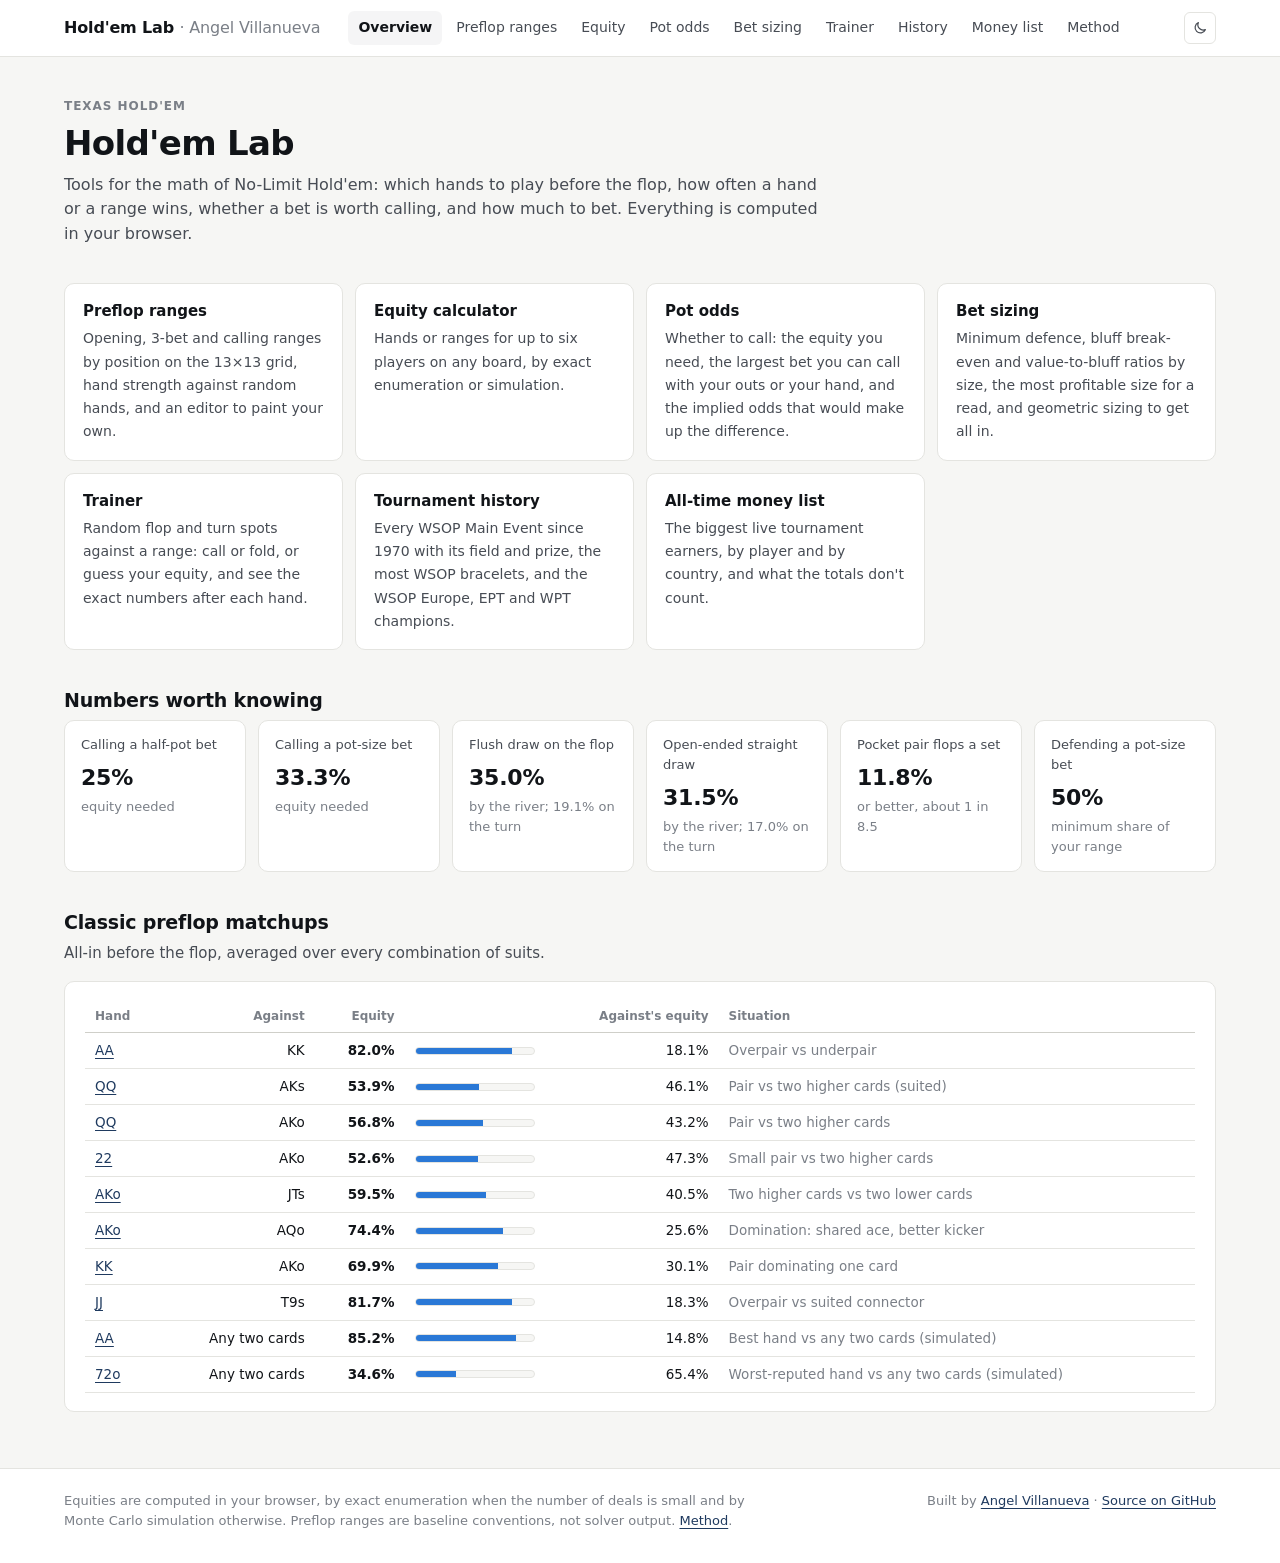
<file: index.html>
<!doctype html>
<html lang="en" data-root=".">
<head>
  <meta charset="utf-8">
  <meta name="viewport" content="width=device-width, initial-scale=1">
  <title>Hold'em Lab</title>
  <meta name="description" content="Texas Hold'em tools: preflop ranges, an equity calculator for hands and ranges, a pot odds calculator and bet sizing, all computed in the browser.">
  <link rel="icon" href="data:image/svg+xml,%3Csvg xmlns='http://www.w3.org/2000/svg' viewBox='0 0 64 64'%3E%3Crect width='64' height='64' rx='12' fill='%231f3a5f'/%3E%3Cpath d='M32 14c-6 9-16 14-16 23a8 8 0 0 0 14 5l-3 8h10l-3-8a8 8 0 0 0 14-5c0-9-10-14-16-23Z' fill='white'/%3E%3C/svg%3E">
  <link rel="stylesheet" href="assets/theme.css">
</head>
<body>
  <main>
    <div class="wrap">
      <header class="page-head">
        <p class="eyebrow">Texas Hold'em</p>
        <h1>Hold'em Lab</h1>
        <p class="lede">Tools for the math of No-Limit Hold'em: which hands to play before the flop, how often a hand or a range wins, whether a bet is worth calling, and how much to bet. Everything is computed in your browser.</p>
      </header>

      <section class="block">
        <div class="links-grid">
          <a class="link-card" href="ranges/"><strong>Preflop ranges</strong><span>Opening, 3-bet and calling ranges by position on the 13×13 grid, hand strength against random hands, and an editor to paint your own.</span></a>
          <a class="link-card" href="equity/"><strong>Equity calculator</strong><span>Hands or ranges for up to six players on any board, by exact enumeration or simulation.</span></a>
          <a class="link-card" href="pot-odds/"><strong>Pot odds</strong><span>Whether to call: the equity you need, the largest bet you can call with your outs or your hand, and the implied odds that would make up the difference.</span></a>
          <a class="link-card" href="bet-sizing/"><strong>Bet sizing</strong><span>Minimum defence, bluff break-even and value-to-bluff ratios by size, the most profitable size for a read, and geometric sizing to get all in.</span></a>
          <a class="link-card" href="trainer/"><strong>Trainer</strong><span>Random flop and turn spots against a range: call or fold, or guess your equity, and see the exact numbers after each hand.</span></a>
          <a class="link-card" href="history/"><strong>Tournament history</strong><span>Every WSOP Main Event since 1970 with its field and prize, the most WSOP bracelets, and the WSOP Europe, EPT and WPT champions.</span></a>
          <a class="link-card" href="money-list/"><strong>All-time money list</strong><span>The biggest live tournament earners, by player and by country, and what the totals don't count.</span></a>
        </div>
      </section>

      <section class="block">
        <h2>Numbers worth knowing</h2>
        <div class="tiles">
          <div class="tile"><p class="label">Calling a half-pot bet</p><div class="value">25%</div><div class="delta"><span>equity needed</span></div></div>
          <div class="tile"><p class="label">Calling a pot-size bet</p><div class="value">33.3%</div><div class="delta"><span>equity needed</span></div></div>
          <div class="tile"><p class="label">Flush draw on the flop</p><div class="value">35.0%</div><div class="delta"><span>by the river; 19.1% on the turn</span></div></div>
          <div class="tile"><p class="label">Open-ended straight draw</p><div class="value">31.5%</div><div class="delta"><span>by the river; 17.0% on the turn</span></div></div>
          <div class="tile"><p class="label">Pocket pair flops a set</p><div class="value">11.8%</div><div class="delta"><span>or better, about 1 in 8.5</span></div></div>
          <div class="tile"><p class="label">Defending a pot-size bet</p><div class="value">50%</div><div class="delta"><span>minimum share of your range</span></div></div>
        </div>
      </section>

      <section class="block">
        <h2>Classic preflop matchups</h2>
        <p class="sub">All-in before the flop, averaged over every combination of suits.</p>
        <div class="card table-scroll"><table class="data" id="matchups"></table></div>
      </section>
    </div>
  </main>

  <script src="assets/engine.js"></script>
  <script src="assets/ui.js"></script>
  <script>
    UI.shell("home");
    fetch("data/matchups.json").then((r) => r.json()).then((rows) => {
      document.getElementById("matchups").innerHTML = `<thead><tr><th>Hand</th><th>Against</th><th>Equity</th><th></th><th>Against's equity</th><th style="text-align:left">Situation</th></tr></thead><tbody>` +
        rows.map((m) => `<tr>
          <td><a href="equity/?p1=${encodeURIComponent(m.a)}&p2=${encodeURIComponent(m.b)}">${UI.esc(m.a)}</a></td>
          <td>${m.b === "random" ? "Any two cards" : UI.esc(m.b)}</td>
          <td><strong>${UI.pct(m.equity[0])}</strong></td>
          <td style="width:140px"><div class="meter"><i style="width:${m.equity[0] * 100}%"></i></div></td>
          <td>${UI.pct(m.equity[1])}</td>
          <td style="text-align:left" class="muted">${UI.esc(m.note)}${m.exact ? "" : " (simulated)"}</td></tr>`).join("") + "</tbody>";
    });
  </script>
</body>
</html>
</file>
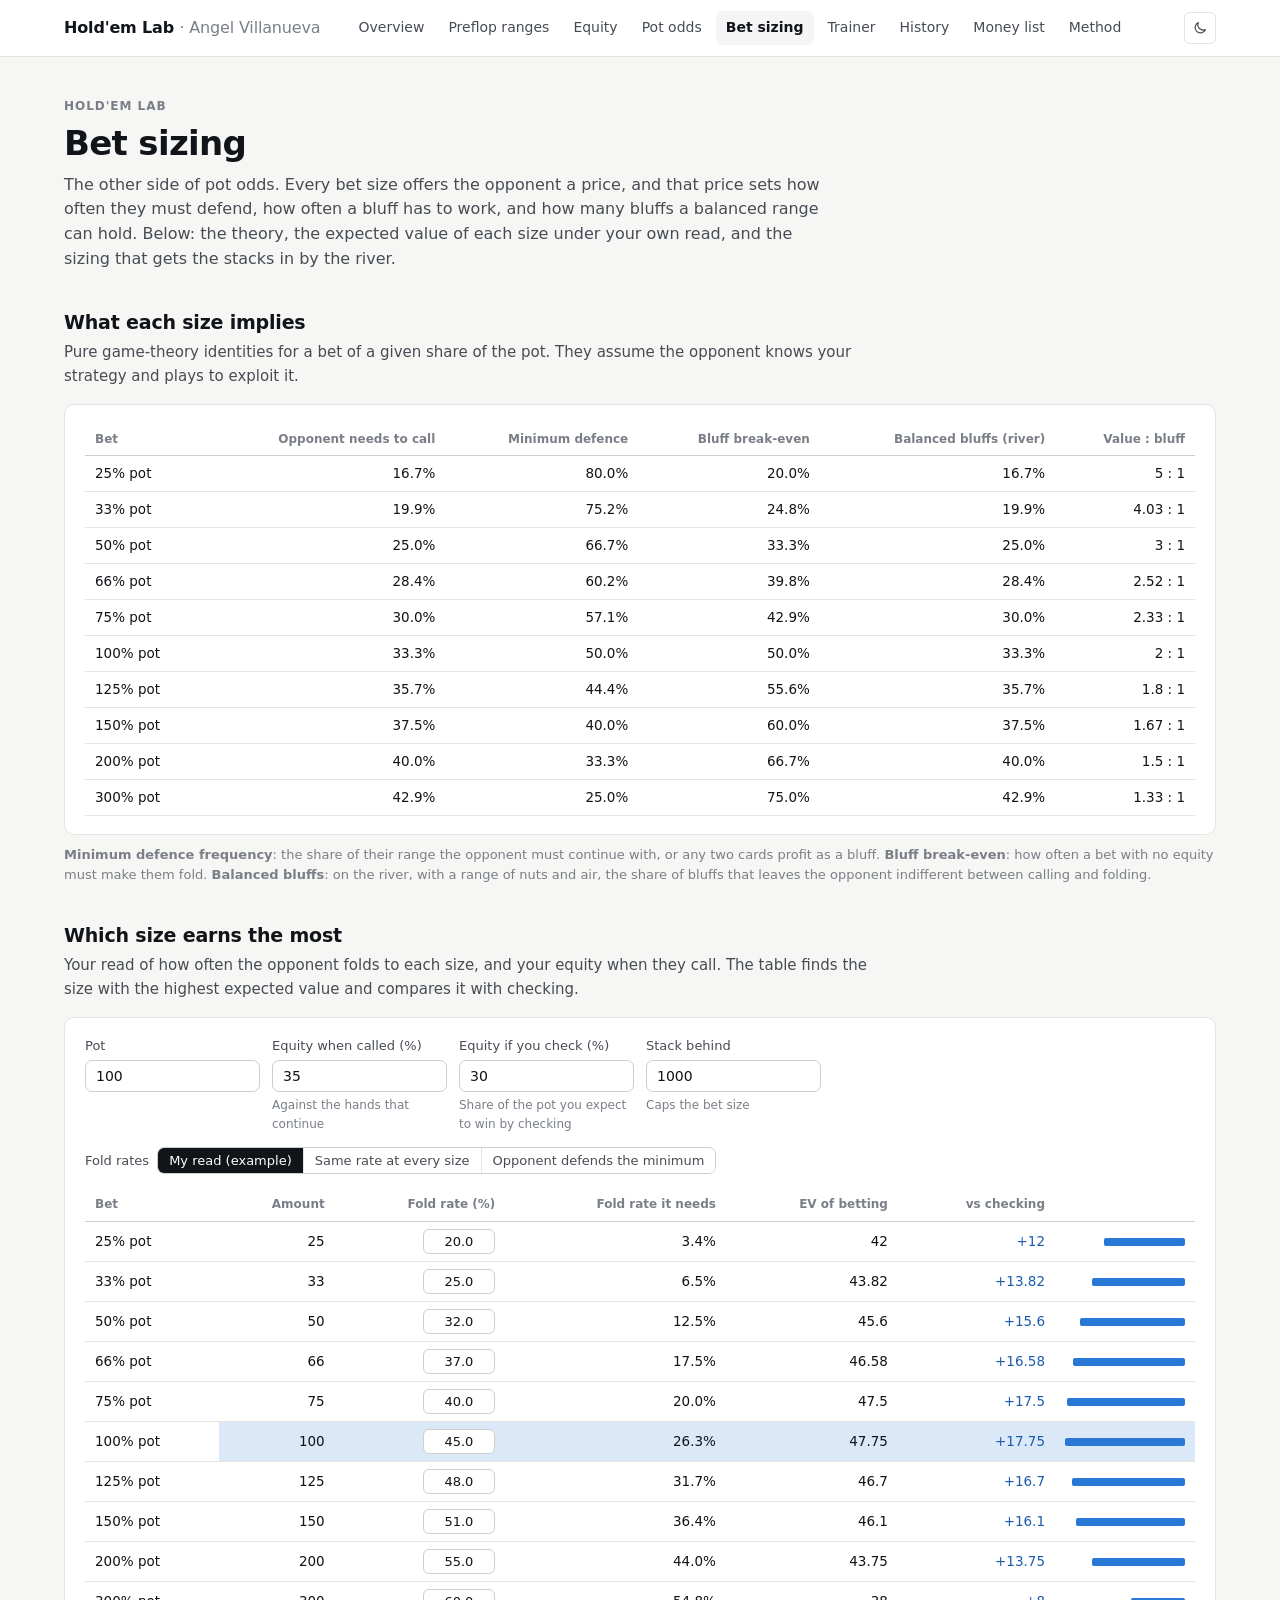
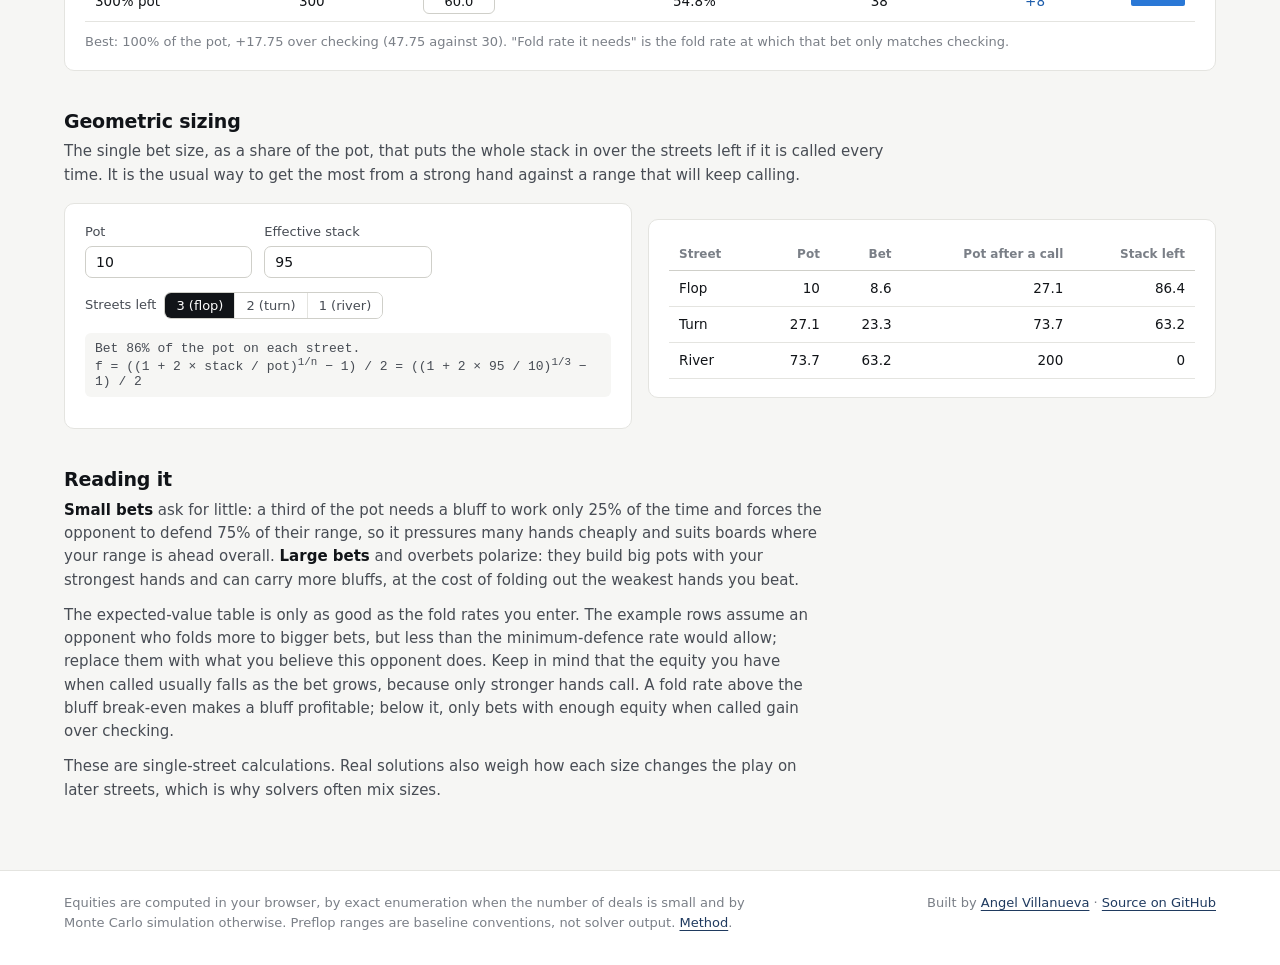
<file: bet-sizing/index.html>
<!doctype html>
<html lang="en" data-root="..">
<head>
  <meta charset="utf-8">
  <meta name="viewport" content="width=device-width, initial-scale=1">
  <title>Bet Sizing · Hold'em Lab</title>
  <meta name="description" content="Bet sizing for Texas Hold'em: minimum defence frequency, bluff break-even, value-to-bluff ratios, the expected value of each size and geometric sizing to get all in.">
  <link rel="icon" href="data:image/svg+xml,%3Csvg xmlns='http://www.w3.org/2000/svg' viewBox='0 0 64 64'%3E%3Crect width='64' height='64' rx='12' fill='%231f3a5f'/%3E%3Cpath d='M32 14c-6 9-16 14-16 23a8 8 0 0 0 14 5l-3 8h10l-3-8a8 8 0 0 0 14-5c0-9-10-14-16-23Z' fill='white'/%3E%3C/svg%3E">
  <link rel="stylesheet" href="../assets/theme.css">
  <style>
    table.data input[type="number"] { width: 72px; font: 500 13px var(--sans); padding: 4px 6px; border: 1px solid var(--line-2); border-radius: 6px; background: var(--surface); color: var(--ink); text-align: right; font-variant-numeric: tabular-nums; }
    tr.best td { background: var(--pos-1); }
    .bar-cell { width: 140px; }
    .bar-cell span { display: inline-block; height: 8px; border-radius: 2px; vertical-align: middle; }
  </style>
</head>
<body>
  <main>
    <div class="wrap">
      <header class="page-head">
        <p class="eyebrow">Hold'em Lab</p>
        <h1>Bet sizing</h1>
        <p class="lede">The other side of pot odds. Every bet size offers the opponent a price, and that price sets how often they must defend, how often a bluff has to work, and how many bluffs a balanced range can hold. Below: the theory, the expected value of each size under your own read, and the sizing that gets the stacks in by the river.</p>
      </header>

      <section class="block">
        <h2>What each size implies</h2>
        <p class="sub">Pure game-theory identities for a bet of a given share of the pot. They assume the opponent knows your strategy and plays to exploit it.</p>
        <div class="card table-scroll"><table class="data" id="theory"></table></div>
        <p class="note"><strong>Minimum defence frequency</strong>: the share of their range the opponent must continue with, or any two cards profit as a bluff. <strong>Bluff break-even</strong>: how often a bet with no equity must make them fold. <strong>Balanced bluffs</strong>: on the river, with a range of nuts and air, the share of bluffs that leaves the opponent indifferent between calling and folding.</p>
      </section>

      <section class="block">
        <h2>Which size earns the most</h2>
        <p class="sub">Your read of how often the opponent folds to each size, and your equity when they call. The table finds the size with the highest expected value and compares it with checking.</p>
        <div class="card">
          <div class="form-row">
            <label class="field">Pot<input type="number" id="pot" min="0" step="any" value="100"></label>
            <label class="field">Equity when called (%)<input type="number" id="eqc" min="0" max="100" step="any" value="35"><span class="hint">Against the hands that continue</span></label>
            <label class="field">Equity if you check (%)<input type="number" id="eqk" min="0" max="100" step="any" value="30"><span class="hint">Share of the pot you expect to win by checking</span></label>
            <label class="field">Stack behind<input type="number" id="stack" min="0" step="any" value="1000"><span class="hint">Caps the bet size</span></label>
          </div>
          <div class="controls" style="margin-top:14px">
            <span class="control">Fold rates <span id="fold-model"></span></span>
          </div>
          <div class="table-scroll"><table class="data" id="ev"></table></div>
          <p class="note" id="ev-note"></p>
        </div>
      </section>

      <section class="block">
        <h2>Geometric sizing</h2>
        <p class="sub">The single bet size, as a share of the pot, that puts the whole stack in over the streets left if it is called every time. It is the usual way to get the most from a strong hand against a range that will keep calling.</p>
        <div class="split">
          <div class="card">
            <div class="form-row">
              <label class="field">Pot<input type="number" id="g-pot" min="0" step="any" value="10"></label>
              <label class="field">Effective stack<input type="number" id="g-stack" min="0" step="any" value="95"></label>
            </div>
            <div class="controls" style="margin-top:14px"><span class="control">Streets left <span id="g-streets"></span></span></div>
            <p class="formula" id="g-formula" style="margin-top:12px"></p>
          </div>
          <div class="card table-scroll"><table class="data" id="geo"></table></div>
        </div>
      </section>

      <section class="block">
        <h2>Reading it</h2>
        <div class="prose">
          <p><strong>Small bets</strong> ask for little: a third of the pot needs a bluff to work only 25% of the time and forces the opponent to defend 75% of their range, so it pressures many hands cheaply and suits boards where your range is ahead overall. <strong>Large bets</strong> and overbets polarize: they build big pots with your strongest hands and can carry more bluffs, at the cost of folding out the weakest hands you beat.</p>
          <p>The expected-value table is only as good as the fold rates you enter. The example rows assume an opponent who folds more to bigger bets, but less than the minimum-defence rate would allow; replace them with what you believe this opponent does. Keep in mind that the equity you have when called usually falls as the bet grows, because only stronger hands call. A fold rate above the bluff break-even makes a bluff profitable; below it, only bets with enough equity when called gain over checking.</p>
          <p>These are single-street calculations. Real solutions also weigh how each size changes the play on later streets, which is why solvers often mix sizes.</p>
        </div>
      </section>
    </div>
  </main>

  <script src="../assets/odds.js"></script>
  <script src="../assets/engine.js"></script>
  <script src="../assets/ui.js"></script>
  <script src="../assets/pages/sizing.js"></script>
</body>
</html>
</file>
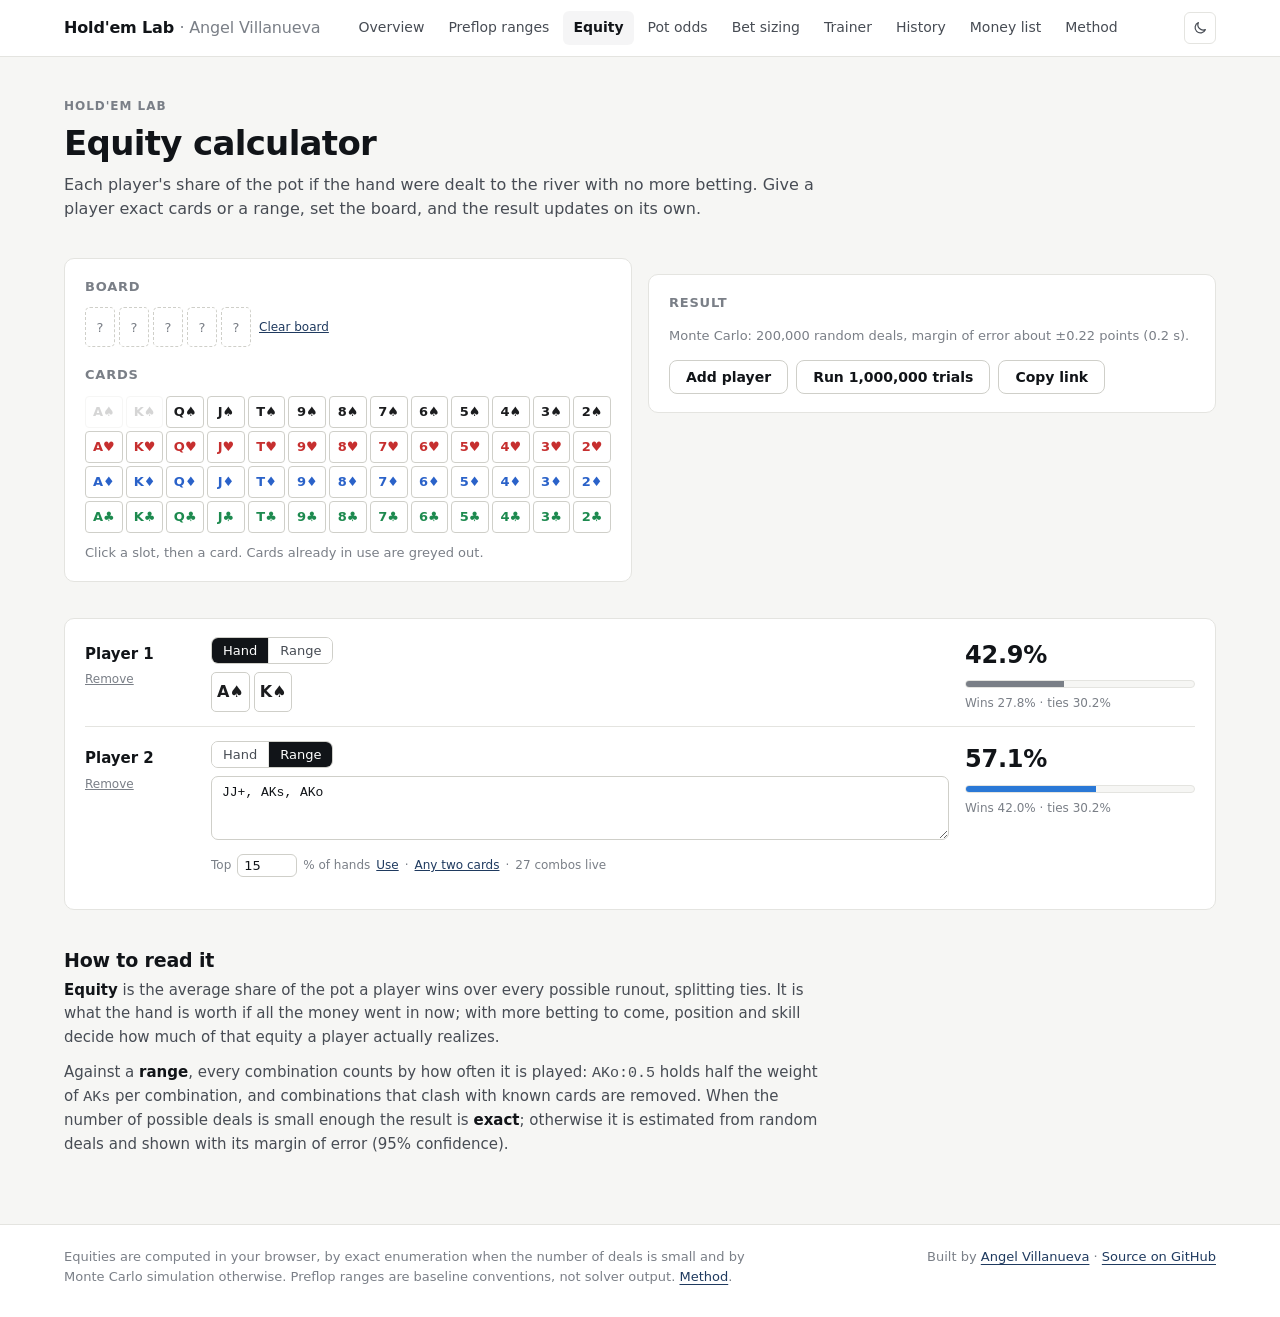
<file: equity/index.html>
<!doctype html>
<html lang="en" data-root="..">
<head>
  <meta charset="utf-8">
  <meta name="viewport" content="width=device-width, initial-scale=1">
  <title>Equity Calculator · Hold'em Lab</title>
  <meta name="description" content="Texas Hold'em equity calculator: hands or ranges for up to six players on any board, by exact enumeration or Monte Carlo simulation.">
  <link rel="icon" href="data:image/svg+xml,%3Csvg xmlns='http://www.w3.org/2000/svg' viewBox='0 0 64 64'%3E%3Crect width='64' height='64' rx='12' fill='%231f3a5f'/%3E%3Cpath d='M32 14c-6 9-16 14-16 23a8 8 0 0 0 14 5l-3 8h10l-3-8a8 8 0 0 0 14-5c0-9-10-14-16-23Z' fill='white'/%3E%3C/svg%3E">
  <link rel="stylesheet" href="../assets/theme.css">
  <style>
    .player { display: grid; grid-template-columns: 110px minmax(0, 1fr) 230px; gap: 16px; align-items: start; padding: 14px 0; border-top: 1px solid var(--line); }
    .player:first-child { border-top: 0; padding-top: 0; }
    .player .who { font-weight: 600; padding-top: 6px; }
    .player .who button { display: block; margin-top: 6px; font: 12px var(--sans); color: var(--muted); background: none; border: 0; padding: 0; cursor: pointer; text-decoration: underline; }
    .player .res .big { font-size: 24px; font-weight: 650; letter-spacing: -0.01em; }
    .player .res .meter { margin: 6px 0; }
    .player .res small { color: var(--muted); font-size: 12px; display: block; }
    .top-pct { display: inline-flex; align-items: center; gap: 6px; font-size: 12px; color: var(--muted); margin-top: 6px; }
    .top-pct input { width: 60px; font: 500 13px var(--sans); padding: 3px 6px; border: 1px solid var(--line-2); border-radius: 6px; background: var(--surface); color: var(--ink); }
    .top-pct button, .linkish { font: 12px var(--sans); color: var(--accent); background: none; border: 0; cursor: pointer; padding: 0; text-decoration: underline; }
    .status { color: var(--muted); font-size: 13px; }
    .running .res { opacity: 0.6; }
    @media (max-width: 760px) { .player { grid-template-columns: 1fr; gap: 8px; } }
  </style>
</head>
<body>
  <main>
    <div class="wrap">
      <header class="page-head">
        <p class="eyebrow">Hold'em Lab</p>
        <h1>Equity calculator</h1>
        <p class="lede">Each player's share of the pot if the hand were dealt to the river with no more betting. Give a player exact cards or a range, set the board, and the result updates on its own.</p>
      </header>

      <section class="block">
        <div class="split">
          <div class="card">
            <h3>Board</h3>
            <div class="btn-row">
              <span id="board"></span>
              <button class="linkish" type="button" id="clear-board">Clear board</button>
            </div>
            <h3 style="margin-top:18px">Cards</h3>
            <div id="picker"></div>
            <p class="note">Click a slot, then a card. Cards already in use are greyed out.</p>
          </div>
          <div class="card">
            <h3>Result</h3>
            <p class="status" id="status">Choose at least two players' hands or ranges.</p>
            <p class="error" id="error" hidden></p>
            <div class="btn-row" style="margin-top:10px">
              <button class="btn secondary" type="button" id="add">Add player</button>
              <button class="btn secondary" type="button" id="more">Run 1,000,000 trials</button>
              <button class="btn secondary" type="button" id="share">Copy link</button>
              <span class="note" id="copied" style="margin:0"></span>
            </div>
          </div>
        </div>
      </section>

      <section class="block">
        <div class="card" id="players"></div>
      </section>

      <section class="block">
        <h2>How to read it</h2>
        <div class="prose">
          <p><strong>Equity</strong> is the average share of the pot a player wins over every possible runout, splitting ties. It is what the hand is worth if all the money went in now; with more betting to come, position and skill decide how much of that equity a player actually realizes.</p>
          <p>Against a <strong>range</strong>, every combination counts by how often it is played: <code>AKo:0.5</code> holds half the weight of <code>AKs</code> per combination, and combinations that clash with known cards are removed. When the number of possible deals is small enough the result is <strong>exact</strong>; otherwise it is estimated from random deals and shown with its margin of error (95% confidence).</p>
        </div>
      </section>
    </div>
  </main>

  <script src="../assets/engine.js"></script>
  <script src="../assets/ui.js"></script>
  <script src="../assets/pages/equity.js"></script>
</body>
</html>
</file>
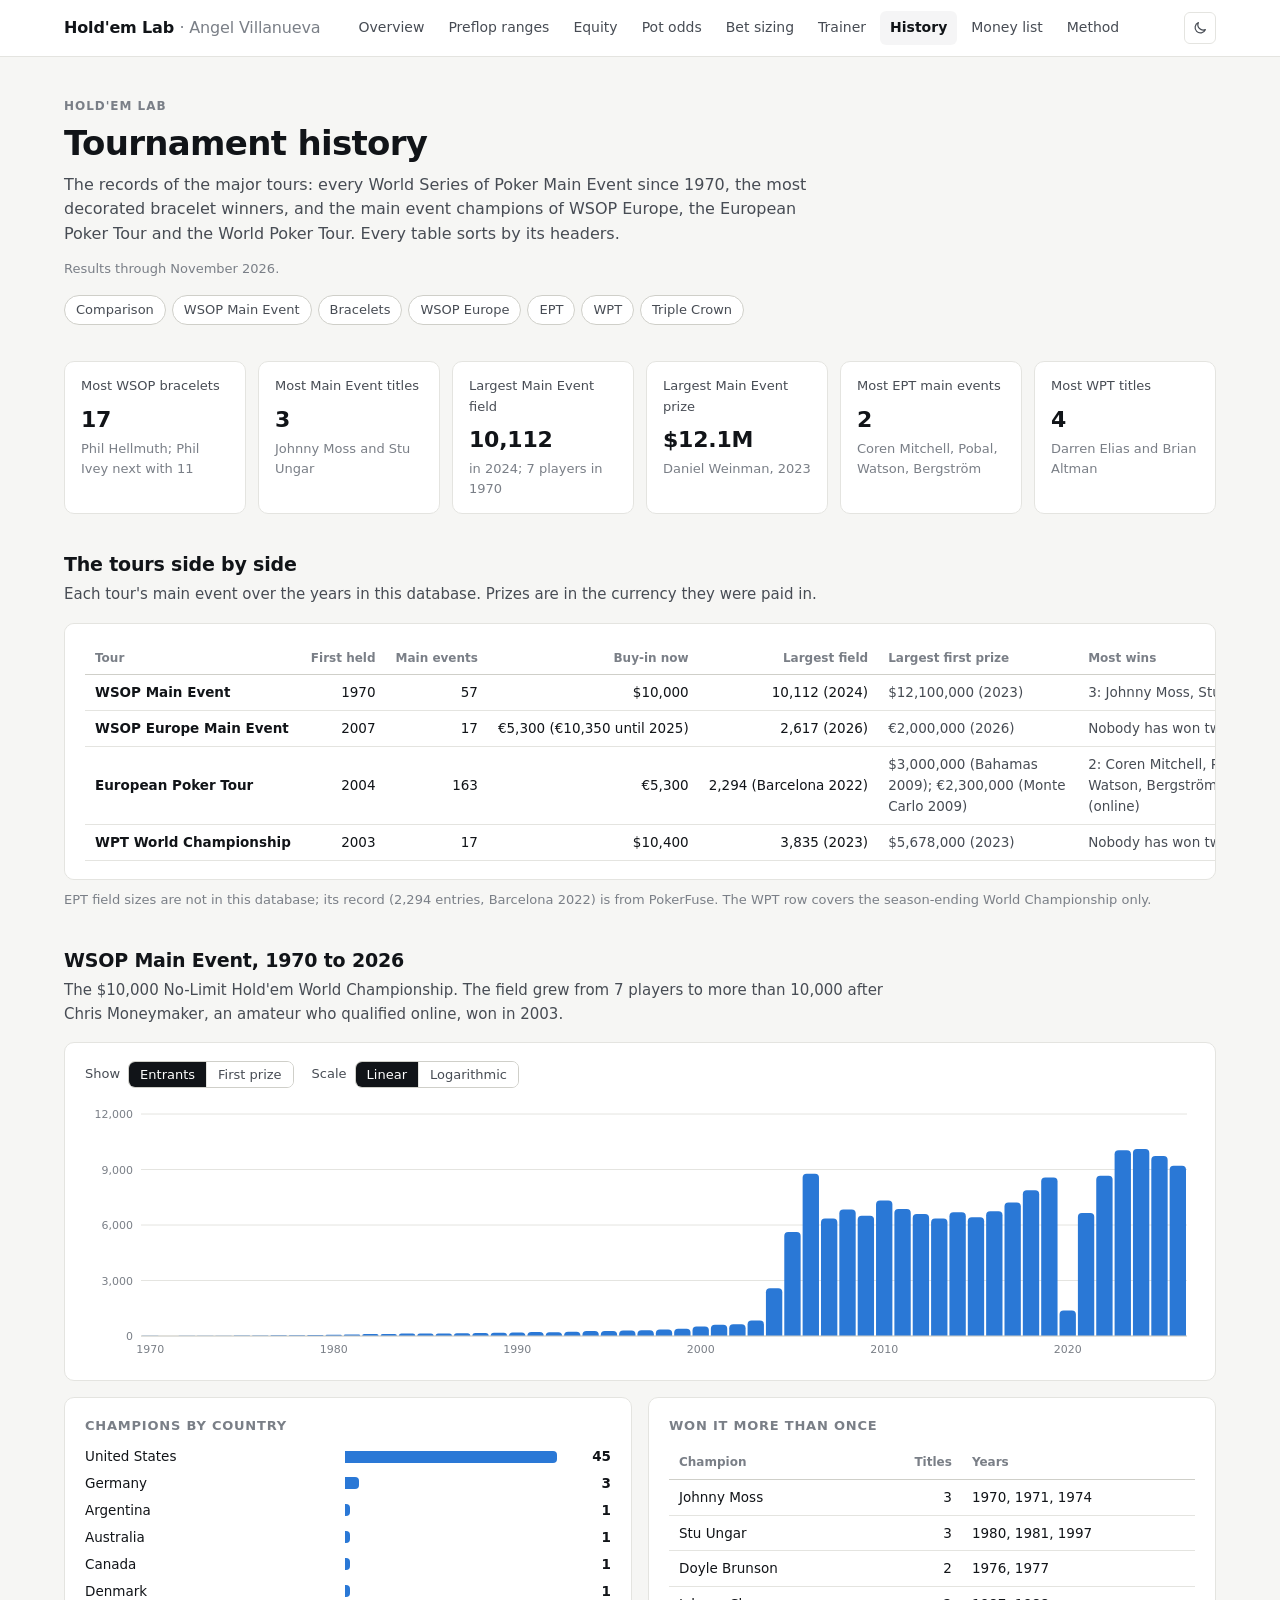
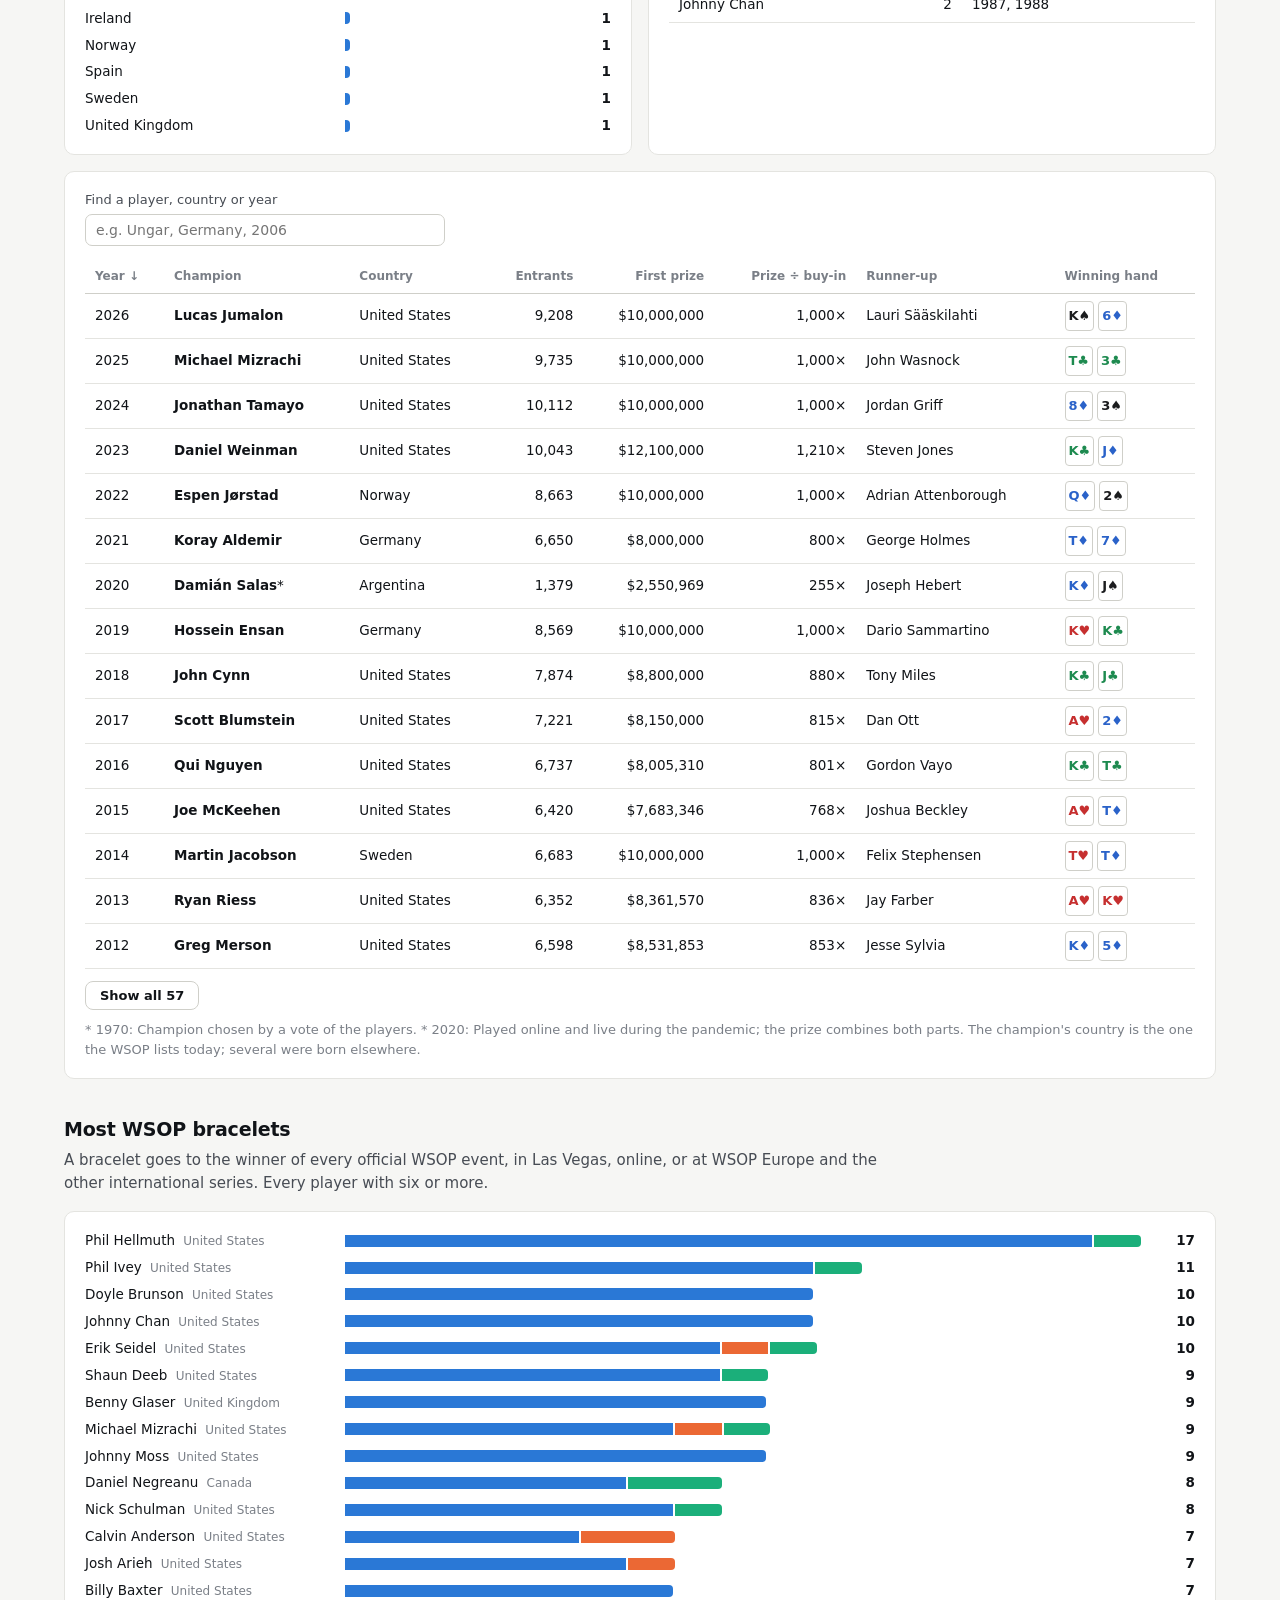
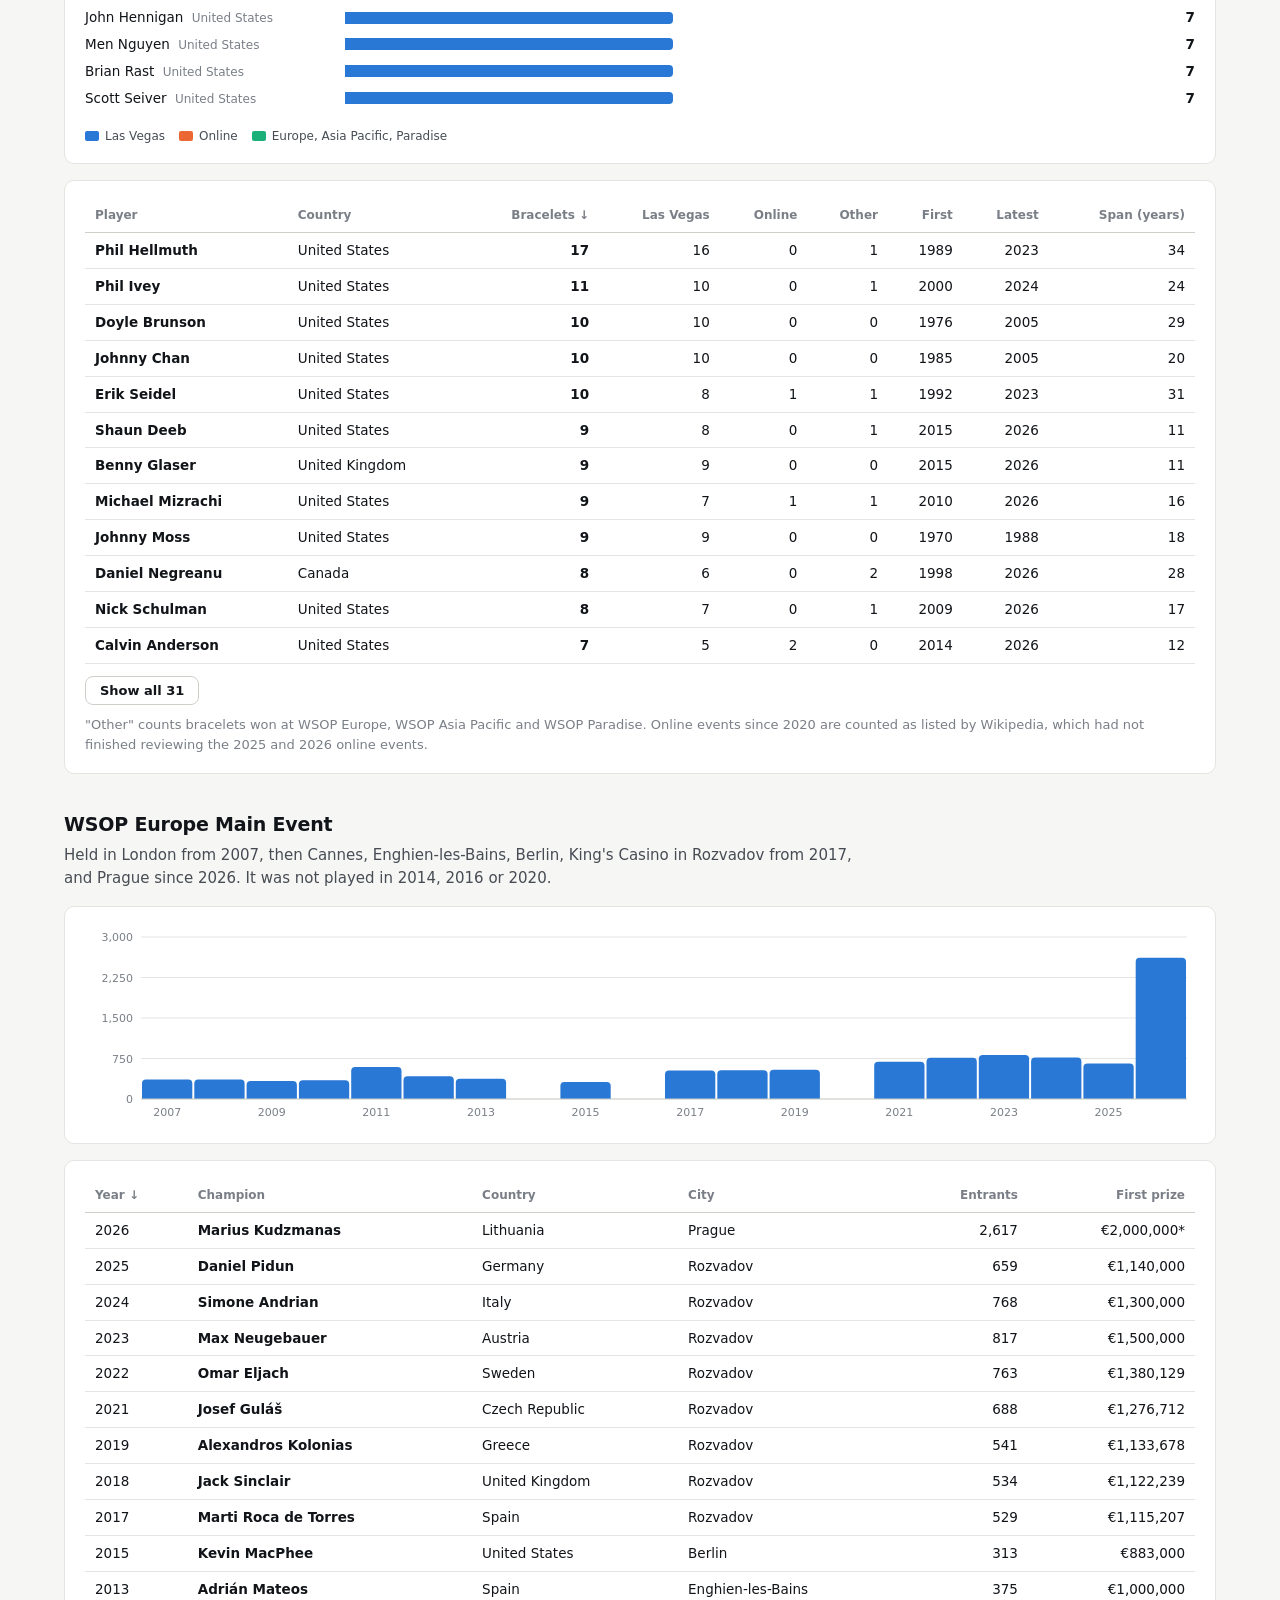
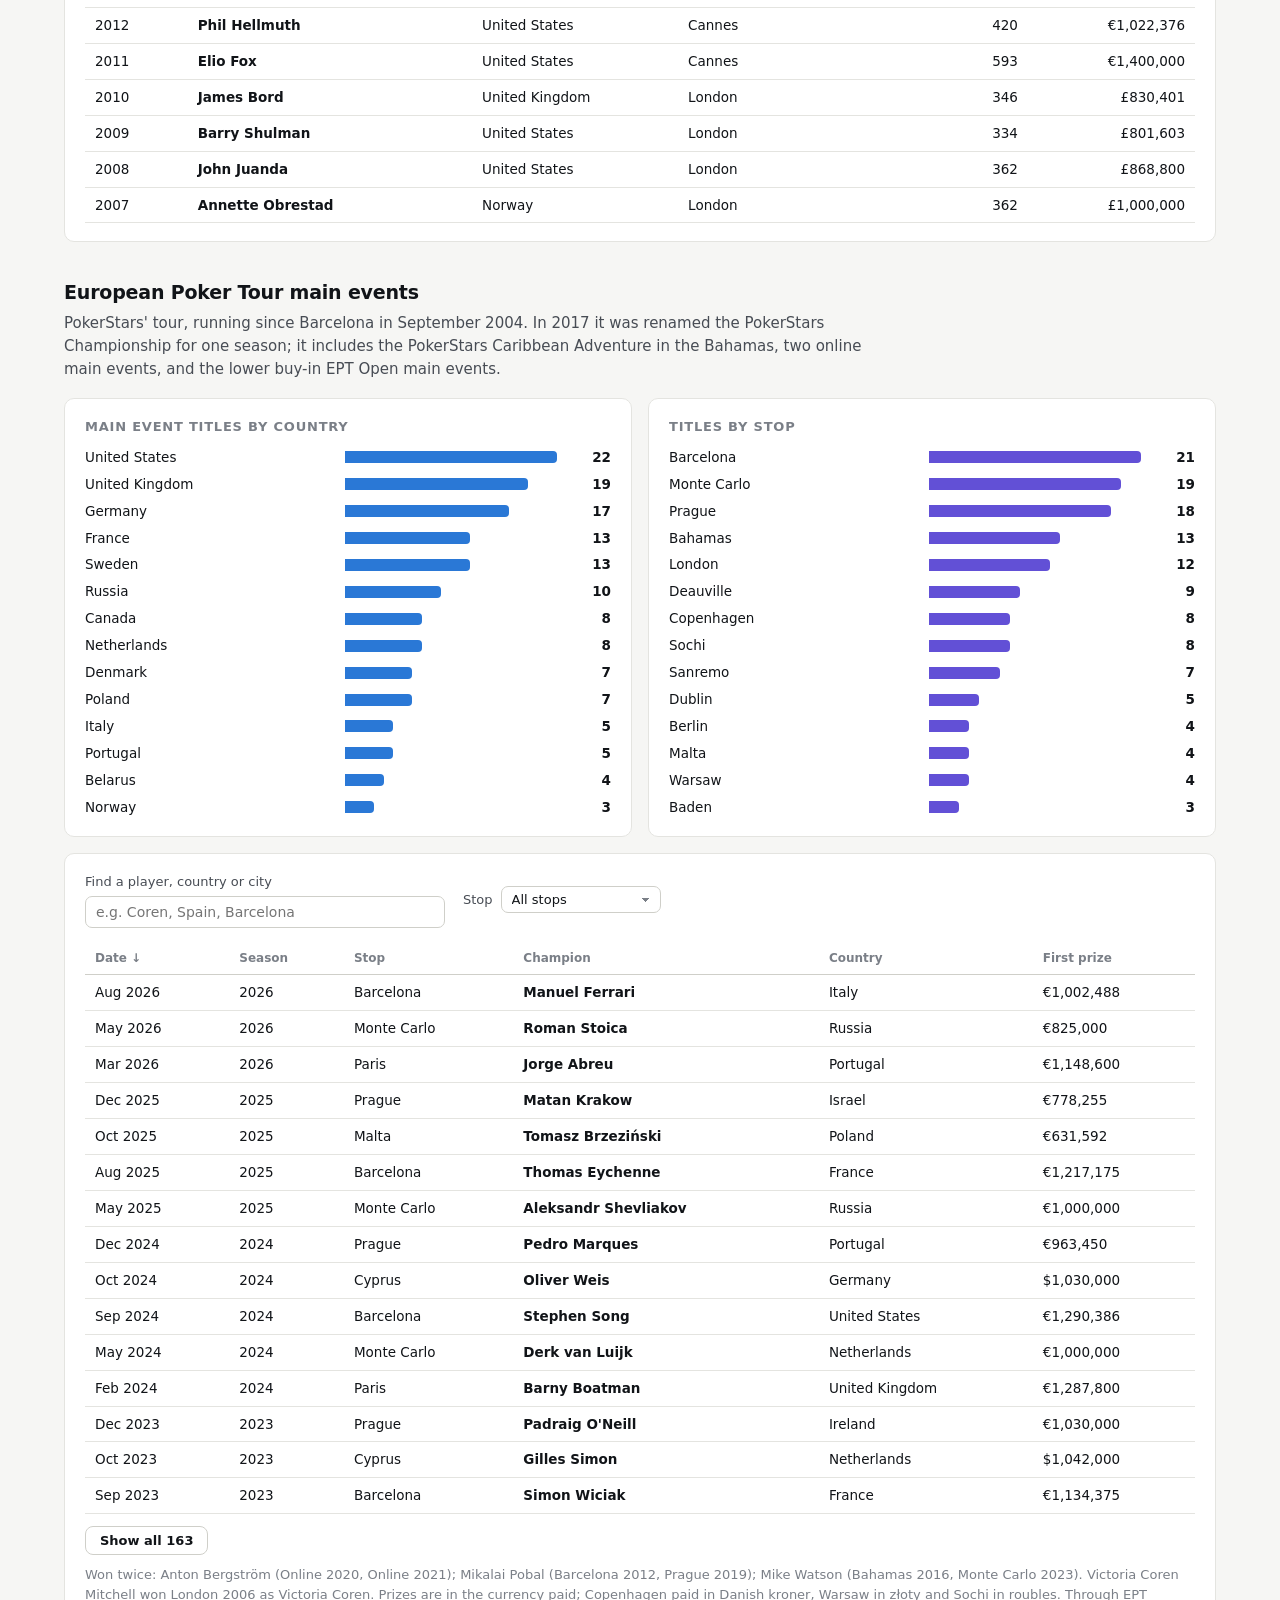
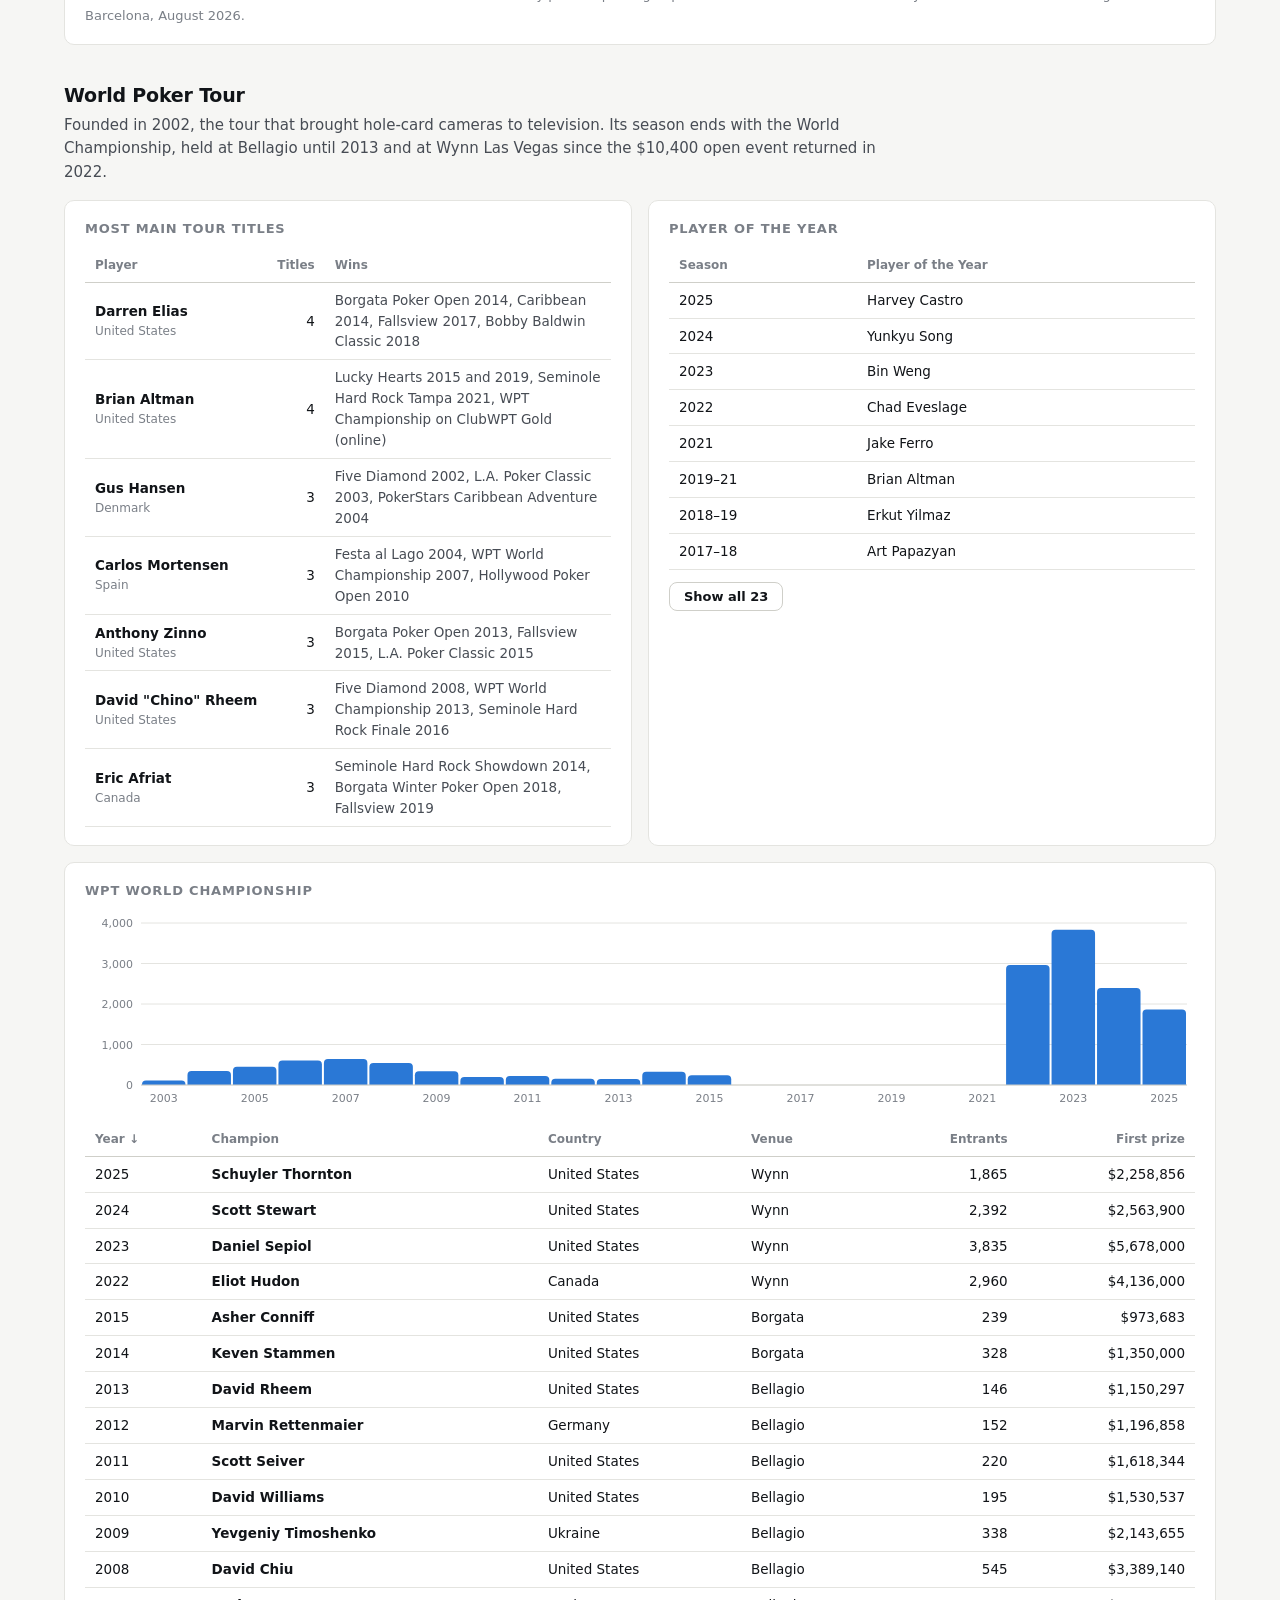
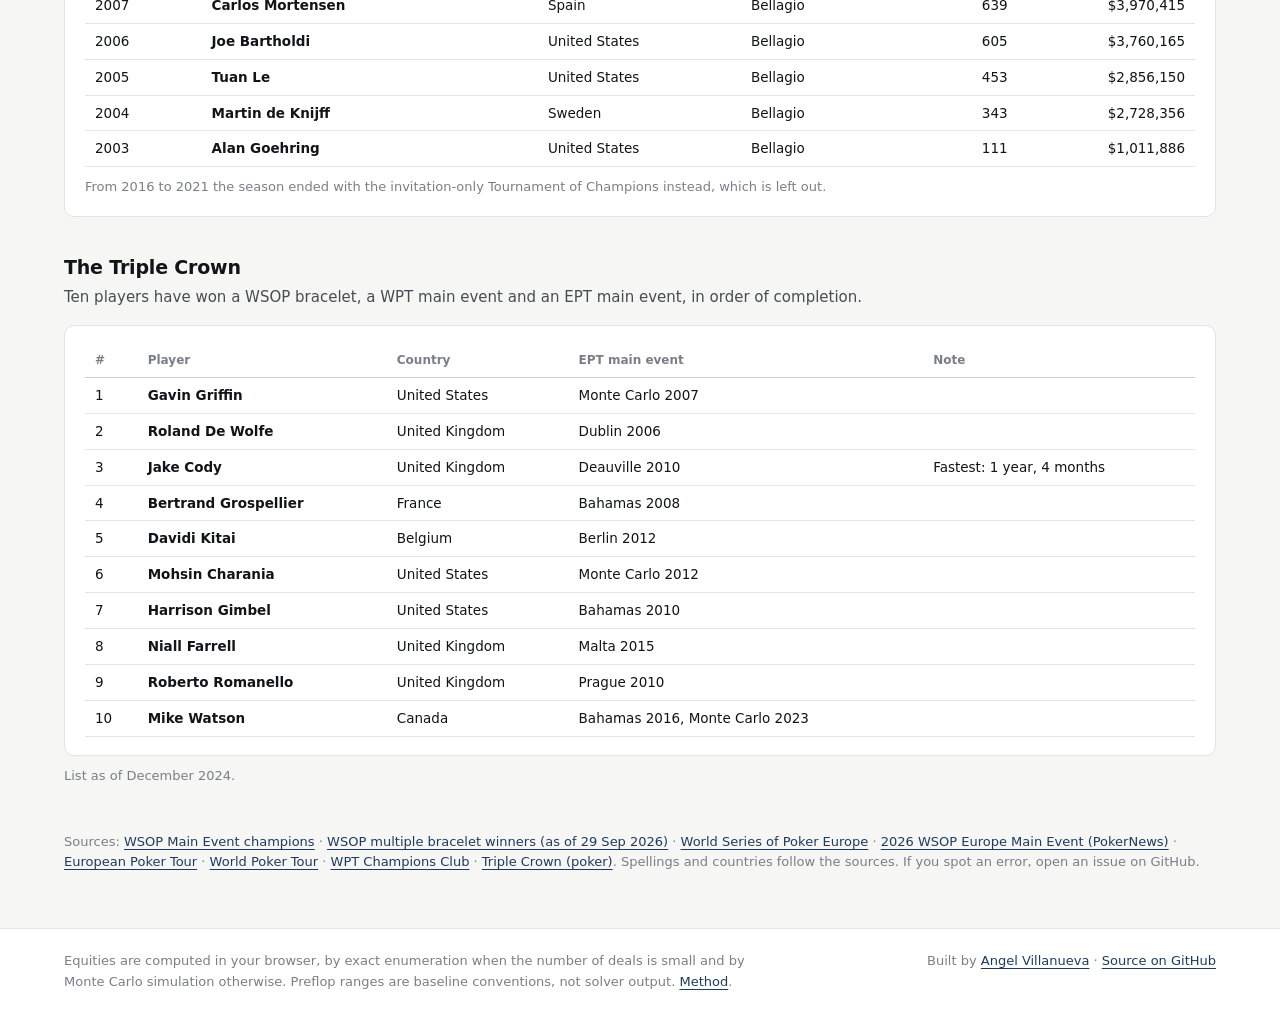
<file: history/index.html>
<!doctype html>
<html lang="en" data-root="..">
<head>
  <meta charset="utf-8">
  <meta name="viewport" content="width=device-width, initial-scale=1">
  <title>Tournament History · Hold'em Lab</title>
  <meta name="description" content="Poker tournament history: every WSOP Main Event since 1970 with its field and prize, the most WSOP bracelets, WSOP Europe, European Poker Tour and World Poker Tour champions, and the Triple Crown.">
  <link rel="icon" href="data:image/svg+xml,%3Csvg xmlns='http://www.w3.org/2000/svg' viewBox='0 0 64 64'%3E%3Crect width='64' height='64' rx='12' fill='%231f3a5f'/%3E%3Cpath d='M32 14c-6 9-16 14-16 23a8 8 0 0 0 14 5l-3 8h10l-3-8a8 8 0 0 0 14-5c0-9-10-14-16-23Z' fill='white'/%3E%3C/svg%3E">
  <link rel="stylesheet" href="../assets/theme.css">
</head>
<body>
  <main>
    <div class="wrap">
      <header class="page-head">
        <p class="eyebrow">Hold'em Lab</p>
        <h1>Tournament history</h1>
        <p class="lede">The records of the major tours: every World Series of Poker Main Event since 1970, the most decorated bracelet winners, and the main event champions of WSOP Europe, the European Poker Tour and the World Poker Tour. Every table sorts by its headers.</p>
        <p class="updated" id="updated"></p>
        <nav class="jump" aria-label="Sections">
          <a href="#compare">Comparison</a><a href="#wsop">WSOP Main Event</a><a href="#bracelets">Bracelets</a><a href="#wsope">WSOP Europe</a><a href="#ept">EPT</a><a href="#wpt">WPT</a><a href="#triple">Triple Crown</a>
        </nav>
      </header>

      <section class="block">
        <div class="tiles" id="tiles"></div>
      </section>

      <section class="block" id="compare">
        <h2>The tours side by side</h2>
        <p class="sub">Each tour's main event over the years in this database. Prizes are in the currency they were paid in.</p>
        <div class="card table-scroll"><table class="data" id="compare-table"></table></div>
        <p class="note">EPT field sizes are not in this database; its record (2,294 entries, Barcelona 2022) is from PokerFuse. The WPT row covers the season-ending World Championship only.</p>
      </section>

      <section class="block" id="wsop">
        <h2>WSOP Main Event, 1970 to 2026</h2>
        <p class="sub">The $10,000 No-Limit Hold'em World Championship. The field grew from 7 players to more than 10,000 after Chris Moneymaker, an amateur who qualified online, won in 2003.</p>
        <div class="card">
          <div class="controls">
            <span class="control">Show <span id="me-metric"></span></span>
            <span class="control">Scale <span id="me-scale"></span></span>
          </div>
          <div id="me-chart"></div>
        </div>
        <div class="grid-2" style="margin-top:16px">
          <div class="card">
            <h3>Champions by country</h3>
            <div id="me-countries"></div>
          </div>
          <div class="card">
            <h3>Won it more than once</h3>
            <div class="table-scroll"><table class="data" id="me-multi"></table></div>
          </div>
        </div>
        <div class="card" style="margin-top:16px">
          <div class="controls"><label class="field search">Find a player, country or year<input type="text" id="me-search" placeholder="e.g. Ungar, Germany, 2006"></label></div>
          <div class="table-scroll"><table class="data" id="me-table"></table></div>
          <p class="note" id="me-notes"></p>
        </div>
      </section>

      <section class="block" id="bracelets">
        <h2>Most WSOP bracelets</h2>
        <p class="sub">A bracelet goes to the winner of every official WSOP event, in Las Vegas, online, or at WSOP Europe and the other international series. Every player with six or more.</p>
        <div class="card">
          <div id="br-bars"></div>
        </div>
        <div class="card" style="margin-top:16px">
          <div class="table-scroll"><table class="data" id="br-table"></table></div>
          <p class="note">"Other" counts bracelets won at WSOP Europe, WSOP Asia Pacific and WSOP Paradise. Online events since 2020 are counted as listed by Wikipedia, which had not finished reviewing the 2025 and 2026 online events.</p>
        </div>
      </section>

      <section class="block" id="wsope">
        <h2>WSOP Europe Main Event</h2>
        <p class="sub">Held in London from 2007, then Cannes, Enghien-les-Bains, Berlin, King's Casino in Rozvadov from 2017, and Prague since 2026. It was not played in 2014, 2016 or 2020.</p>
        <div class="card"><div id="wsope-chart"></div></div>
        <div class="card table-scroll" style="margin-top:16px"><table class="data" id="wsope-table"></table></div>
      </section>

      <section class="block" id="ept">
        <h2>European Poker Tour main events</h2>
        <p class="sub">PokerStars' tour, running since Barcelona in September 2004. In 2017 it was renamed the PokerStars Championship for one season; it includes the PokerStars Caribbean Adventure in the Bahamas, two online main events, and the lower buy-in EPT Open main events.</p>
        <div class="grid-2">
          <div class="card">
            <h3>Main event titles by country</h3>
            <div id="ept-countries"></div>
          </div>
          <div class="card">
            <h3>Titles by stop</h3>
            <div id="ept-cities"></div>
          </div>
        </div>
        <div class="card" style="margin-top:16px">
          <div class="controls">
            <label class="field search">Find a player, country or city<input type="text" id="ept-search" placeholder="e.g. Coren, Spain, Barcelona"></label>
            <span class="control">Stop <select id="ept-city"></select></span>
          </div>
          <div class="table-scroll"><table class="data" id="ept-table"></table></div>
          <p class="note" id="ept-multi"></p>
        </div>
      </section>

      <section class="block" id="wpt">
        <h2>World Poker Tour</h2>
        <p class="sub">Founded in 2002, the tour that brought hole-card cameras to television. Its season ends with the World Championship, held at Bellagio until 2013 and at Wynn Las Vegas since the $10,400 open event returned in 2022.</p>
        <div class="grid-2">
          <div class="card">
            <h3>Most main tour titles</h3>
            <div class="table-scroll"><table class="data" id="wpt-titles"></table></div>
          </div>
          <div class="card">
            <h3>Player of the Year</h3>
            <div class="table-scroll"><table class="data" id="wpt-poy"></table></div>
          </div>
        </div>
        <div class="card" style="margin-top:16px">
          <h3>WPT World Championship</h3>
          <div id="wpt-chart"></div>
          <div class="table-scroll" style="margin-top:12px"><table class="data" id="wpt-champs"></table></div>
          <p class="note">From 2016 to 2021 the season ended with the invitation-only Tournament of Champions instead, which is left out.</p>
        </div>
      </section>

      <section class="block" id="triple">
        <h2>The Triple Crown</h2>
        <p class="sub">Ten players have won a WSOP bracelet, a WPT main event and an EPT main event, in order of completion.</p>
        <div class="card table-scroll"><table class="data" id="triple-table"></table></div>
        <p class="note">List as of December 2024.</p>
      </section>

      <section class="block">
        <div id="sources"></div>
      </section>
    </div>
  </main>

  <script src="../assets/engine.js"></script>
  <script src="../assets/ui.js"></script>
  <script src="../assets/records.js"></script>
  <script src="../assets/pages/history.js"></script>
</body>
</html>
</file>
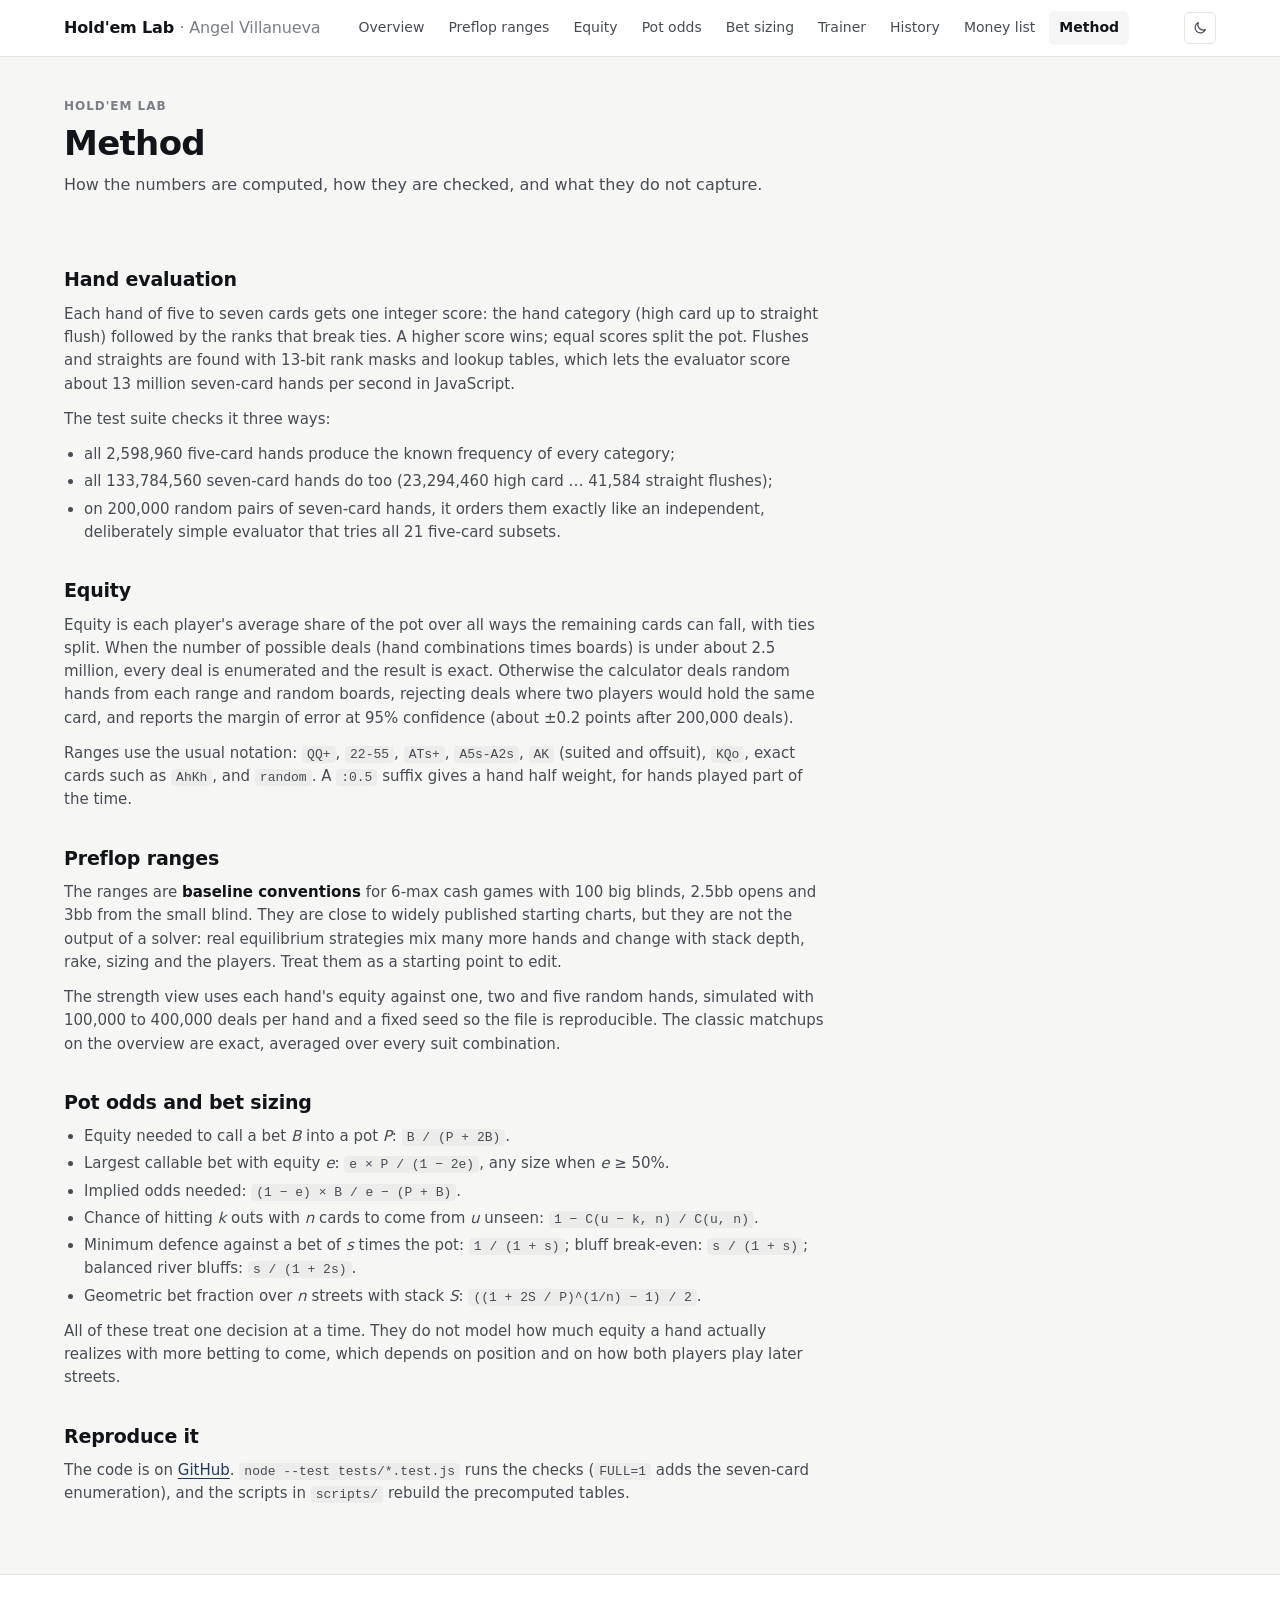
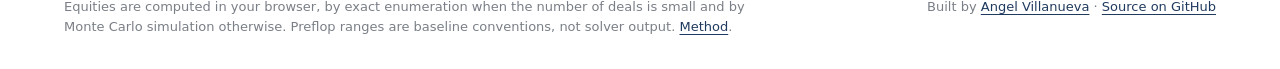
<file: method/index.html>
<!doctype html>
<html lang="en" data-root="..">
<head>
  <meta charset="utf-8">
  <meta name="viewport" content="width=device-width, initial-scale=1">
  <title>Method · Hold'em Lab</title>
  <meta name="description" content="How Hold'em Lab evaluates hands, computes equity, and where its preflop ranges come from.">
  <link rel="icon" href="data:image/svg+xml,%3Csvg xmlns='http://www.w3.org/2000/svg' viewBox='0 0 64 64'%3E%3Crect width='64' height='64' rx='12' fill='%231f3a5f'/%3E%3Cpath d='M32 14c-6 9-16 14-16 23a8 8 0 0 0 14 5l-3 8h10l-3-8a8 8 0 0 0 14-5c0-9-10-14-16-23Z' fill='white'/%3E%3C/svg%3E">
  <link rel="stylesheet" href="../assets/theme.css">
  <style>
    .prose h2 { color: var(--ink); margin: 32px 0 8px; }
    .prose ul { margin: 0 0 12px; padding-left: 20px; }
    .prose li { margin: 4px 0; }
    .prose code { font-size: 13px; background: var(--hover); padding: 1px 5px; border-radius: 4px; }
  </style>
</head>
<body>
  <main>
    <div class="wrap">
      <header class="page-head">
        <p class="eyebrow">Hold'em Lab</p>
        <h1>Method</h1>
        <p class="lede">How the numbers are computed, how they are checked, and what they do not capture.</p>
      </header>
      <section class="block">
        <div class="prose">
          <h2>Hand evaluation</h2>
          <p>Each hand of five to seven cards gets one integer score: the hand category (high card up to straight flush) followed by the ranks that break ties. A higher score wins; equal scores split the pot. Flushes and straights are found with 13-bit rank masks and lookup tables, which lets the evaluator score about 13 million seven-card hands per second in JavaScript.</p>
          <p>The test suite checks it three ways:</p>
          <ul>
            <li>all 2,598,960 five-card hands produce the known frequency of every category;</li>
            <li>all 133,784,560 seven-card hands do too (23,294,460 high card … 41,584 straight flushes);</li>
            <li>on 200,000 random pairs of seven-card hands, it orders them exactly like an independent, deliberately simple evaluator that tries all 21 five-card subsets.</li>
          </ul>

          <h2>Equity</h2>
          <p>Equity is each player's average share of the pot over all ways the remaining cards can fall, with ties split. When the number of possible deals (hand combinations times boards) is under about 2.5 million, every deal is enumerated and the result is exact. Otherwise the calculator deals random hands from each range and random boards, rejecting deals where two players would hold the same card, and reports the margin of error at 95% confidence (about ±0.2 points after 200,000 deals).</p>
          <p>Ranges use the usual notation: <code>QQ+</code>, <code>22-55</code>, <code>ATs+</code>, <code>A5s-A2s</code>, <code>AK</code> (suited and offsuit), <code>KQo</code>, exact cards such as <code>AhKh</code>, and <code>random</code>. A <code>:0.5</code> suffix gives a hand half weight, for hands played part of the time.</p>

          <h2>Preflop ranges</h2>
          <p>The ranges are <strong>baseline conventions</strong> for 6-max cash games with 100 big blinds, 2.5bb opens and 3bb from the small blind. They are close to widely published starting charts, but they are not the output of a solver: real equilibrium strategies mix many more hands and change with stack depth, rake, sizing and the players. Treat them as a starting point to edit.</p>
          <p>The strength view uses each hand's equity against one, two and five random hands, simulated with 100,000 to 400,000 deals per hand and a fixed seed so the file is reproducible. The classic matchups on the overview are exact, averaged over every suit combination.</p>

          <h2>Pot odds and bet sizing</h2>
          <ul>
            <li>Equity needed to call a bet <em>B</em> into a pot <em>P</em>: <code>B / (P + 2B)</code>.</li>
            <li>Largest callable bet with equity <em>e</em>: <code>e × P / (1 − 2e)</code>, any size when <em>e</em> ≥ 50%.</li>
            <li>Implied odds needed: <code>(1 − e) × B / e − (P + B)</code>.</li>
            <li>Chance of hitting <em>k</em> outs with <em>n</em> cards to come from <em>u</em> unseen: <code>1 − C(u − k, n) / C(u, n)</code>.</li>
            <li>Minimum defence against a bet of <em>s</em> times the pot: <code>1 / (1 + s)</code>; bluff break-even: <code>s / (1 + s)</code>; balanced river bluffs: <code>s / (1 + 2s)</code>.</li>
            <li>Geometric bet fraction over <em>n</em> streets with stack <em>S</em>: <code>((1 + 2S / P)^(1/n) − 1) / 2</code>.</li>
          </ul>
          <p>All of these treat one decision at a time. They do not model how much equity a hand actually realizes with more betting to come, which depends on position and on how both players play later streets.</p>

          <h2>Reproduce it</h2>
          <p>The code is on <a href="https://github.com/angelmza1990/holdem-lab">GitHub</a>. <code>node --test tests/*.test.js</code> runs the checks (<code>FULL=1</code> adds the seven-card enumeration), and the scripts in <code>scripts/</code> rebuild the precomputed tables.</p>
        </div>
      </section>
    </div>
  </main>
  <script src="../assets/engine.js"></script>
  <script src="../assets/ui.js"></script>
  <script>UI.shell("method");</script>
</body>
</html>
</file>
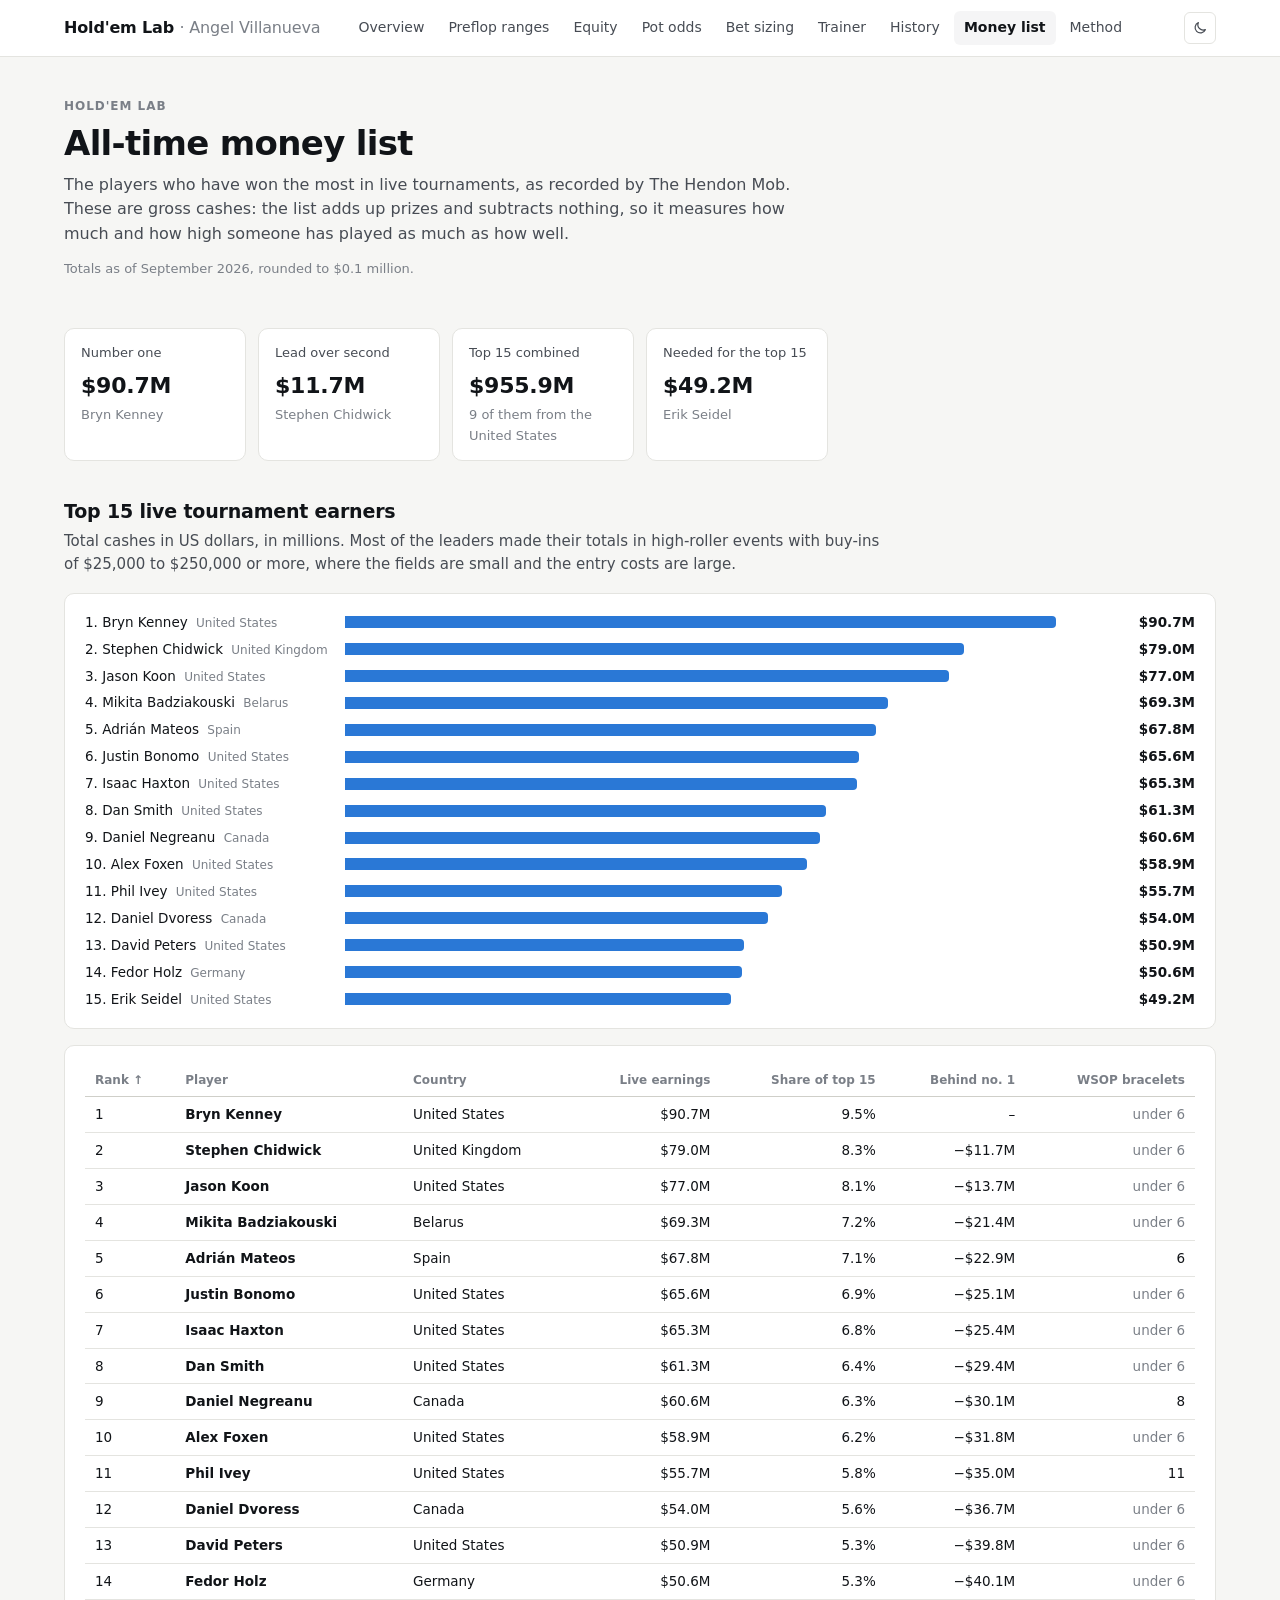
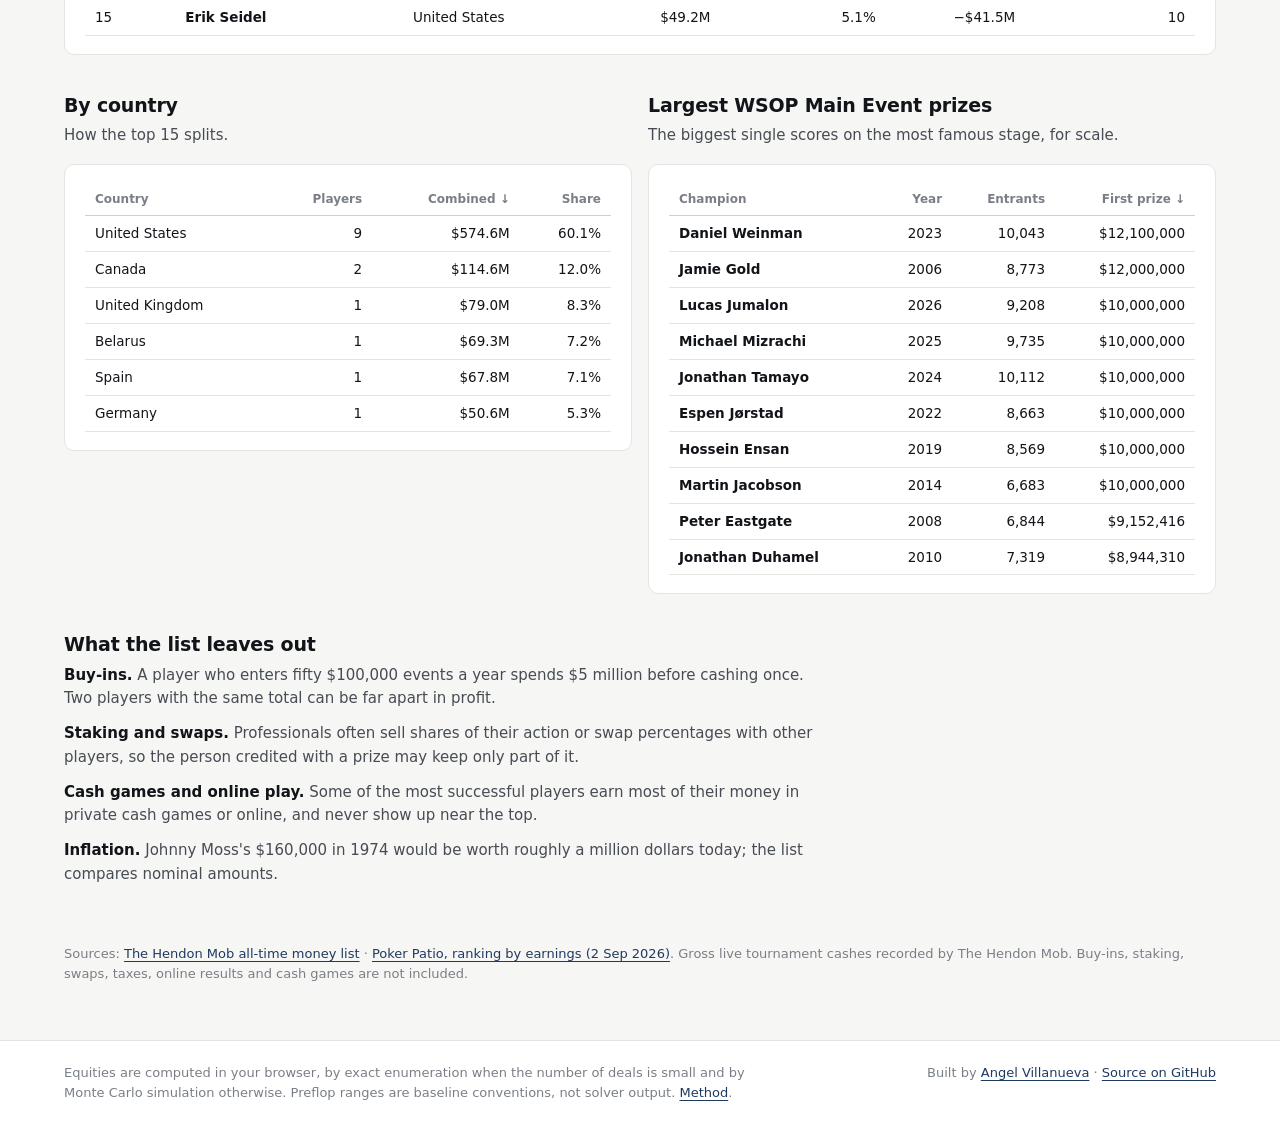
<file: money-list/index.html>
<!doctype html>
<html lang="en" data-root="..">
<head>
  <meta charset="utf-8">
  <meta name="viewport" content="width=device-width, initial-scale=1">
  <title>All-Time Money List · Hold'em Lab</title>
  <meta name="description" content="Poker's all-time live tournament money list: the top 15 earners, totals by country, and the largest WSOP Main Event prizes, with what the list does and doesn't measure.">
  <link rel="icon" href="data:image/svg+xml,%3Csvg xmlns='http://www.w3.org/2000/svg' viewBox='0 0 64 64'%3E%3Crect width='64' height='64' rx='12' fill='%231f3a5f'/%3E%3Cpath d='M32 14c-6 9-16 14-16 23a8 8 0 0 0 14 5l-3 8h10l-3-8a8 8 0 0 0 14-5c0-9-10-14-16-23Z' fill='white'/%3E%3C/svg%3E">
  <link rel="stylesheet" href="../assets/theme.css">
</head>
<body>
  <main>
    <div class="wrap">
      <header class="page-head">
        <p class="eyebrow">Hold'em Lab</p>
        <h1>All-time money list</h1>
        <p class="lede">The players who have won the most in live tournaments, as recorded by The Hendon Mob. These are gross cashes: the list adds up prizes and subtracts nothing, so it measures how much and how high someone has played as much as how well.</p>
        <p class="updated" id="updated"></p>
      </header>

      <section class="block">
        <div class="tiles" id="tiles"></div>
      </section>

      <section class="block">
        <h2>Top 15 live tournament earners</h2>
        <p class="sub">Total cashes in US dollars, in millions. Most of the leaders made their totals in high-roller events with buy-ins of $25,000 to $250,000 or more, where the fields are small and the entry costs are large.</p>
        <div class="card"><div id="ml-bars"></div></div>
        <div class="card table-scroll" style="margin-top:16px"><table class="data" id="ml-table"></table></div>
      </section>

      <section class="block">
        <div class="grid-2">
          <div>
            <h2>By country</h2>
            <p class="sub">How the top 15 splits.</p>
            <div class="card table-scroll"><table class="data" id="ml-countries"></table></div>
          </div>
          <div>
            <h2>Largest WSOP Main Event prizes</h2>
            <p class="sub">The biggest single scores on the most famous stage, for scale.</p>
            <div class="card table-scroll"><table class="data" id="ml-me"></table></div>
          </div>
        </div>
      </section>

      <section class="block">
        <h2>What the list leaves out</h2>
        <div class="prose">
          <p><strong>Buy-ins.</strong> A player who enters fifty $100,000 events a year spends $5 million before cashing once. Two players with the same total can be far apart in profit.</p>
          <p><strong>Staking and swaps.</strong> Professionals often sell shares of their action or swap percentages with other players, so the person credited with a prize may keep only part of it.</p>
          <p><strong>Cash games and online play.</strong> Some of the most successful players earn most of their money in private cash games or online, and never show up near the top.</p>
          <p><strong>Inflation.</strong> Johnny Moss's $160,000 in 1974 would be worth roughly a million dollars today; the list compares nominal amounts.</p>
        </div>
      </section>

      <section class="block">
        <div id="sources"></div>
      </section>
    </div>
  </main>

  <script src="../assets/engine.js"></script>
  <script src="../assets/ui.js"></script>
  <script src="../assets/records.js"></script>
  <script src="../assets/pages/moneylist.js"></script>
</body>
</html>
</file>
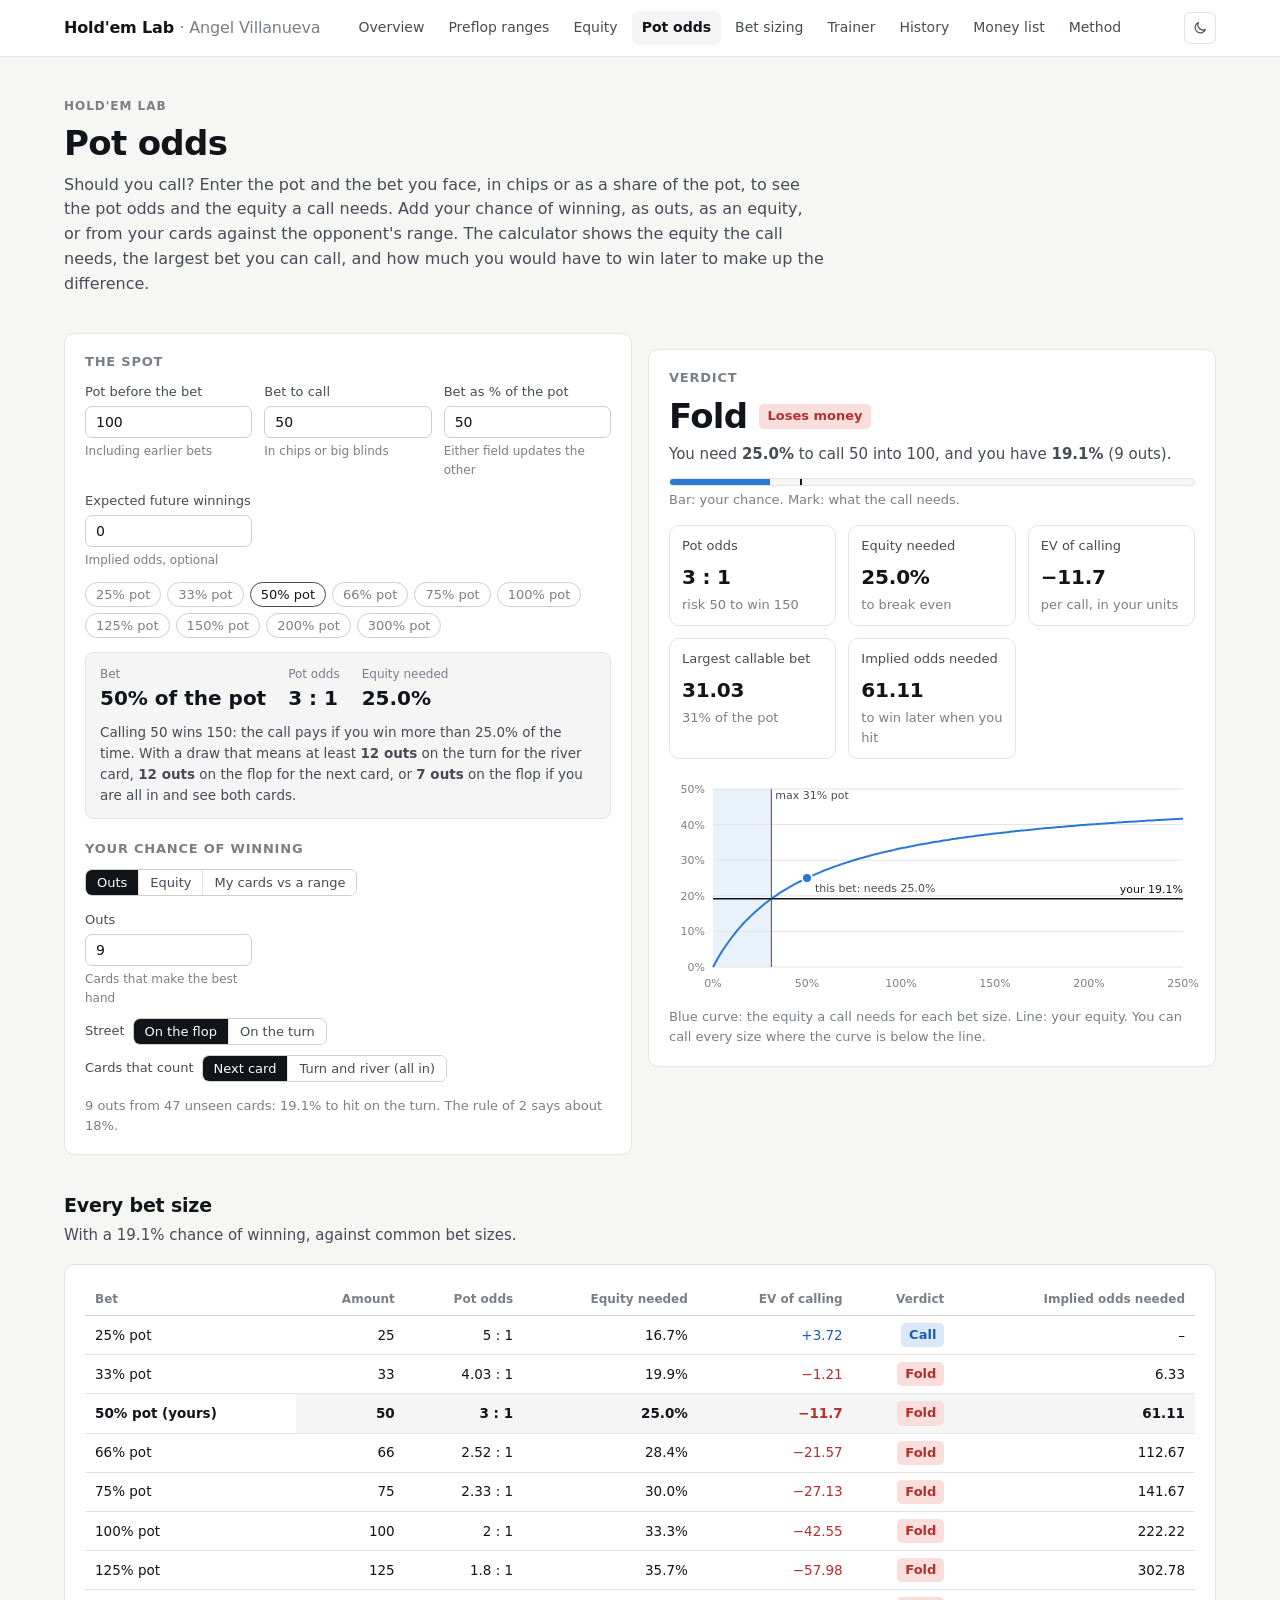
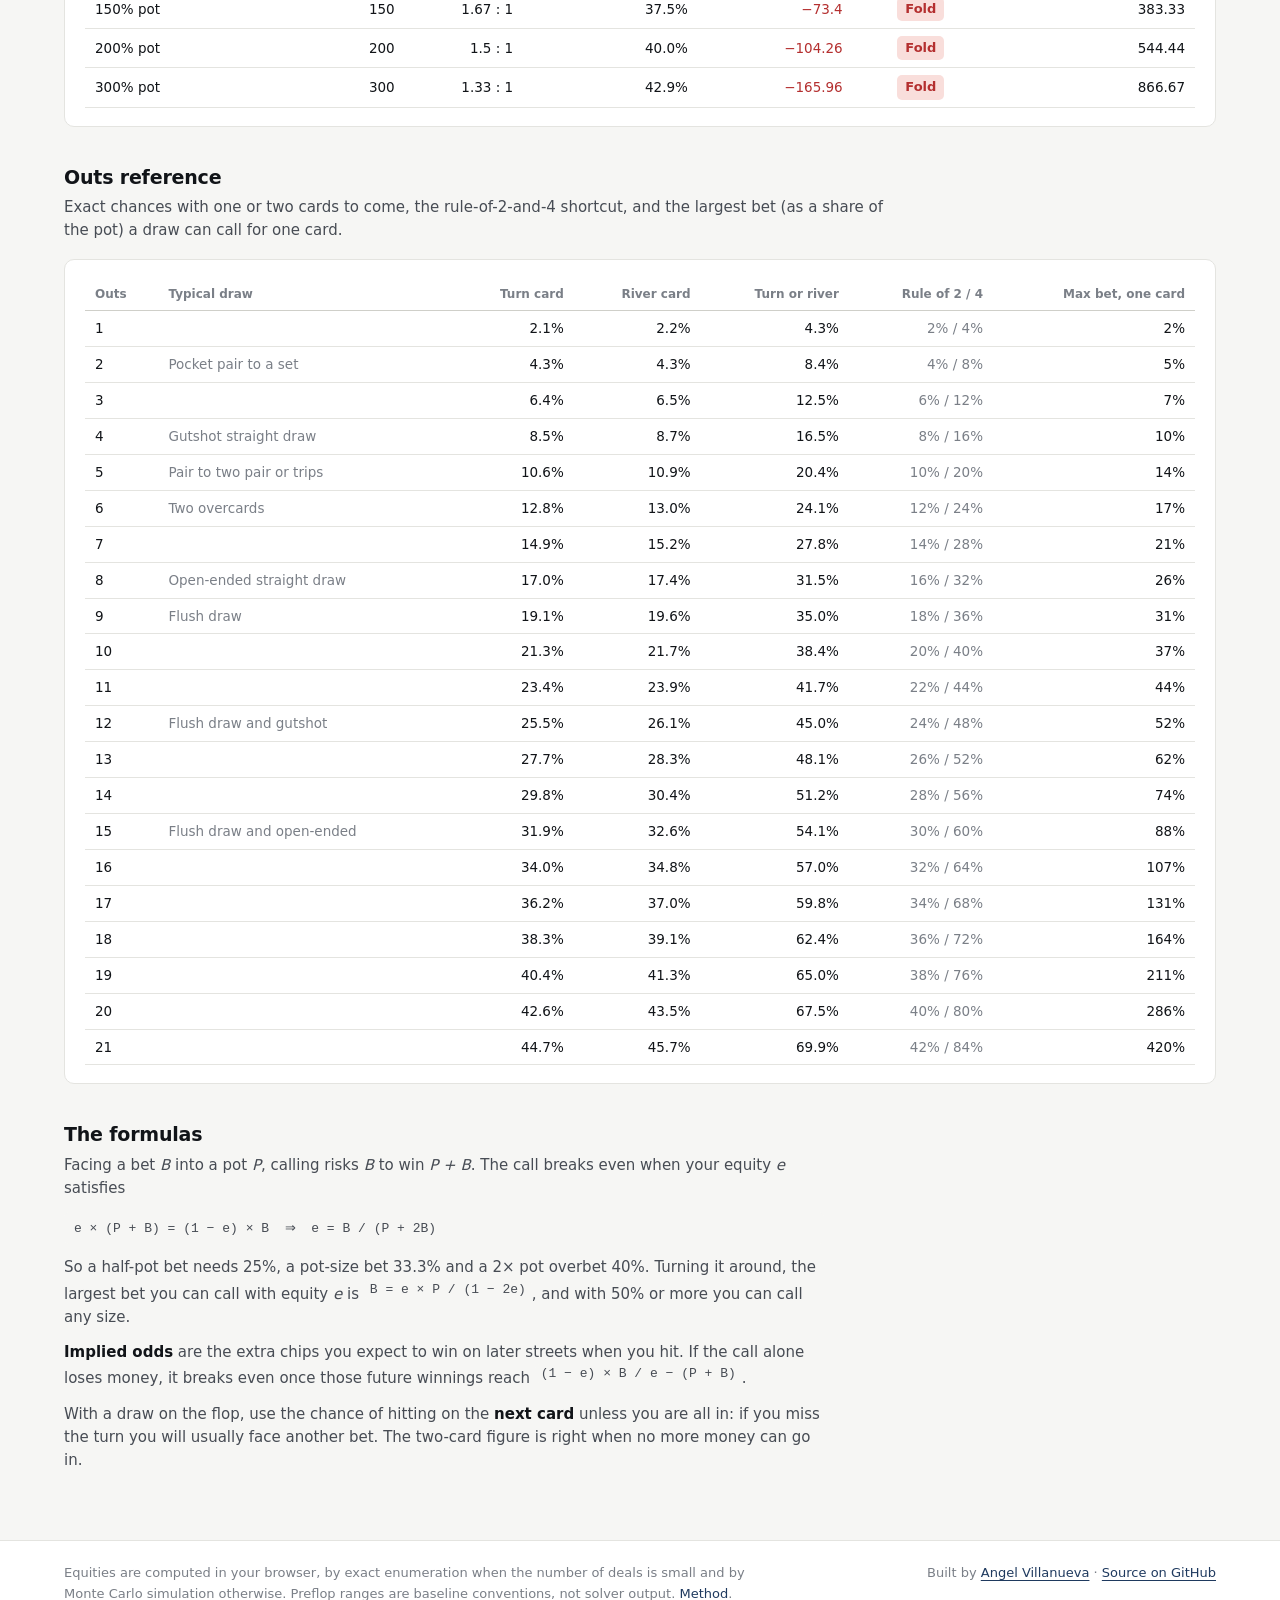
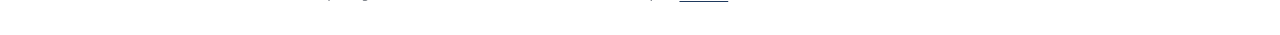
<file: pot-odds/index.html>
<!doctype html>
<html lang="en" data-root="..">
<head>
  <meta charset="utf-8">
  <meta name="viewport" content="width=device-width, initial-scale=1">
  <title>Pot Odds · Hold'em Lab</title>
  <meta name="description" content="Pot odds calculator for Texas Hold'em: the equity a call needs, the largest bet you can call with your outs or your hand, and the implied odds you would need.">
  <link rel="icon" href="data:image/svg+xml,%3Csvg xmlns='http://www.w3.org/2000/svg' viewBox='0 0 64 64'%3E%3Crect width='64' height='64' rx='12' fill='%231f3a5f'/%3E%3Cpath d='M32 14c-6 9-16 14-16 23a8 8 0 0 0 14 5l-3 8h10l-3-8a8 8 0 0 0 14-5c0-9-10-14-16-23Z' fill='white'/%3E%3C/svg%3E">
  <link rel="stylesheet" href="../assets/theme.css">
  <style>
    .kpis { display: grid; grid-template-columns: repeat(auto-fill, minmax(150px, 1fr)); gap: 12px; margin-top: 14px; }
    .kpis .tile { padding: 10px 12px; }
    .kpis .value { font-size: 20px; }
    .outs-cards { display: flex; flex-wrap: wrap; gap: 3px; margin-top: 4px; }
    #curve svg { display: block; width: 100%; height: auto; }
    #curve text { font: 11px var(--sans); fill: var(--muted); font-variant-numeric: tabular-nums; }
    tr.current td { background: var(--hover); font-weight: 600; }
    .mode-panel[hidden] { display: none; }
    .quick { margin-top: 14px; padding: 12px 14px; border-radius: 8px; background: var(--hover); border: 1px solid var(--line); }
    .quick .row { display: flex; flex-wrap: wrap; gap: 6px 22px; }
    .quick .row div { min-width: 0; }
    .quick .row span { display: block; font-size: 12px; color: var(--muted); }
    .quick .row b { font-size: 20px; font-weight: 650; font-variant-numeric: tabular-nums; }
    .quick p { margin: 8px 0 0; font-size: 13.5px; color: var(--ink-2); }
  </style>
</head>
<body>
  <main>
    <div class="wrap">
      <header class="page-head">
        <p class="eyebrow">Hold'em Lab</p>
        <h1>Pot odds</h1>
        <p class="lede">Should you call? Enter the pot and the bet you face, in chips or as a share of the pot, to see the pot odds and the equity a call needs. Add your chance of winning, as outs, as an equity, or from your cards against the opponent's range. The calculator shows the equity the call needs, the largest bet you can call, and how much you would have to win later to make up the difference.</p>
      </header>

      <section class="block">
        <div class="split">
          <div class="card">
            <h3>The spot</h3>
            <div class="form-row">
              <label class="field">Pot before the bet<input type="number" id="pot" min="0" step="any" value="100"><span class="hint">Including earlier bets</span></label>
              <label class="field">Bet to call<input type="number" id="bet" min="0" step="any" value="50"><span class="hint">In chips or big blinds</span></label>
              <label class="field">Bet as % of the pot<input type="number" id="bet-pct" min="0" step="any" value="50"><span class="hint">Either field updates the other</span></label>
              <label class="field">Expected future winnings<input type="number" id="implied" min="0" step="any" value="0"><span class="hint">Implied odds, optional</span></label>
            </div>
            <div class="chips" id="size-chips" style="margin-top:12px" aria-label="Common bet sizes"></div>
            <div class="quick" id="quick"></div>

            <h3 style="margin-top:20px">Your chance of winning</h3>
            <div class="controls"><span id="mode"></span></div>

            <div class="mode-panel" id="panel-outs">
              <div class="form-row">
                <label class="field">Outs<input type="number" id="outs" min="0" max="30" step="1" value="9"><span class="hint">Cards that make the best hand</span></label>
              </div>
              <div class="controls" style="margin-top:10px">
                <span class="control">Street <span id="street"></span></span>
                <span class="control">Cards that count <span id="draws"></span></span>
              </div>
              <p class="note" id="outs-note"></p>
            </div>

            <div class="mode-panel" id="panel-equity" hidden>
              <div class="form-row">
                <label class="field">Equity (%)<input type="number" id="eq" min="0" max="100" step="any" value="30"><span class="hint">From a calculator or your own estimate</span></label>
              </div>
            </div>

            <div class="mode-panel" id="panel-cards" hidden>
              <div class="btn-row" style="gap:18px;align-items:flex-start">
                <div><h3 style="margin:0 0 6px">Your hand</h3><span id="hero"></span></div>
                <div><h3 style="margin:0 0 6px">Board</h3><span id="board"></span></div>
              </div>
              <div id="picker" style="margin-top:12px"></div>
              <label class="field" style="margin-top:12px">Opponent's range
                <textarea class="range-text" id="villain" spellcheck="false">random</textarea>
                <span class="hint">For example <code>TT+, AJs+, KQs, AQo+</code>, or open the preflop ranges page and copy one.</span>
              </label>
              <div class="controls" style="margin-top:10px"><span class="control">Use <span id="cards-basis"></span></span></div>
              <p class="note" id="cards-status"></p>
            </div>
          </div>

          <div class="card">
            <h3>Verdict</h3>
            <div id="verdict"></div>
            <div class="kpis" id="kpis"></div>
            <div id="curve" class="chart" style="margin-top:18px"></div>
            <p class="note">Blue curve: the equity a call needs for each bet size. Line: your equity. You can call every size where the curve is below the line.</p>
          </div>
        </div>
      </section>

      <section class="block" id="improve-block" hidden>
        <h2>What the next cards can make</h2>
        <p class="sub">Every unseen card, sorted by the best hand it gives you. Outs here are cards that improve your hand's category; not every one of them is sure to win, which is why the equity against a range is the better guide.</p>
        <div class="card table-scroll"><table class="data" id="improve"></table></div>
      </section>

      <section class="block">
        <h2>Every bet size</h2>
        <p class="sub" id="sizes-sub">The same chance of winning against common bet sizes, as a share of the pot.</p>
        <div class="card table-scroll"><table class="data" id="sizes"></table></div>
      </section>

      <section class="block">
        <h2>Outs reference</h2>
        <p class="sub">Exact chances with one or two cards to come, the rule-of-2-and-4 shortcut, and the largest bet (as a share of the pot) a draw can call for one card.</p>
        <div class="card table-scroll"><table class="data" id="outs-table"></table></div>
      </section>

      <section class="block">
        <h2>The formulas</h2>
        <div class="prose">
          <p>Facing a bet <em>B</em> into a pot <em>P</em>, calling risks <em>B</em> to win <em>P + B</em>. The call breaks even when your equity <em>e</em> satisfies</p>
          <p class="formula">e × (P + B) = (1 − e) × B &nbsp;⇒&nbsp; e = B / (P + 2B)</p>
          <p>So a half-pot bet needs 25%, a pot-size bet 33.3% and a 2× pot overbet 40%. Turning it around, the largest bet you can call with equity <em>e</em> is <span class="formula" style="display:inline-block;padding:2px 6px">B = e × P / (1 − 2e)</span>, and with 50% or more you can call any size.</p>
          <p><strong>Implied odds</strong> are the extra chips you expect to win on later streets when you hit. If the call alone loses money, it breaks even once those future winnings reach <span class="formula" style="display:inline-block;padding:2px 6px">(1 − e) × B / e − (P + B)</span>.</p>
          <p>With a draw on the flop, use the chance of hitting on the <strong>next card</strong> unless you are all in: if you miss the turn you will usually face another bet. The two-card figure is right when no more money can go in.</p>
        </div>
      </section>
    </div>
  </main>

  <script src="../assets/engine.js"></script>
  <script src="../assets/odds.js"></script>
  <script src="../assets/ui.js"></script>
  <script src="../assets/pages/potodds.js"></script>
</body>
</html>
</file>
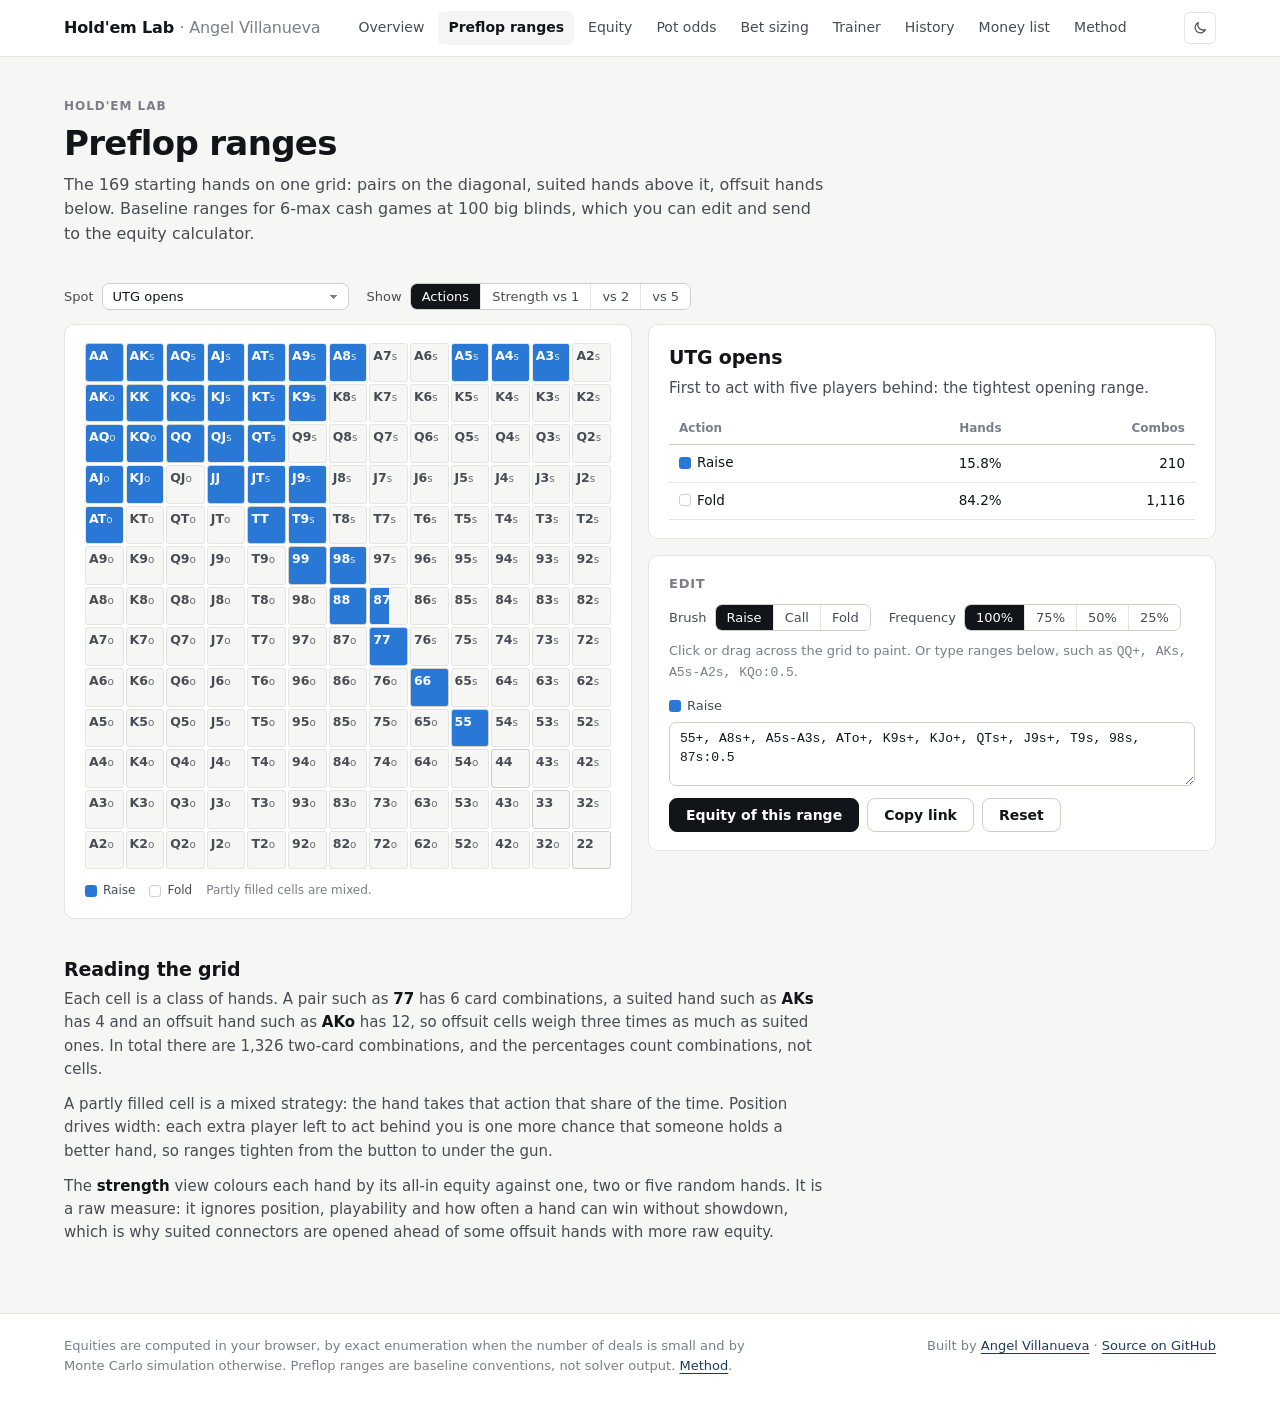
<file: ranges/index.html>
<!doctype html>
<html lang="en" data-root="..">
<head>
  <meta charset="utf-8">
  <meta name="viewport" content="width=device-width, initial-scale=1">
  <title>Preflop Ranges · Hold'em Lab</title>
  <meta name="description" content="Preflop opening, 3-bet and calling ranges for 6-max Texas Hold'em on a 13x13 grid, with hand strength and a range editor.">
  <link rel="icon" href="data:image/svg+xml,%3Csvg xmlns='http://www.w3.org/2000/svg' viewBox='0 0 64 64'%3E%3Crect width='64' height='64' rx='12' fill='%231f3a5f'/%3E%3Cpath d='M32 14c-6 9-16 14-16 23a8 8 0 0 0 14 5l-3 8h10l-3-8a8 8 0 0 0 14-5c0-9-10-14-16-23Z' fill='white'/%3E%3C/svg%3E">
  <link rel="stylesheet" href="../assets/theme.css">
</head>
<body>
  <main>
    <div class="wrap">
      <header class="page-head">
        <p class="eyebrow">Hold'em Lab</p>
        <h1>Preflop ranges</h1>
        <p class="lede">The 169 starting hands on one grid: pairs on the diagonal, suited hands above it, offsuit hands below. Baseline ranges for 6-max cash games at 100 big blinds, which you can edit and send to the equity calculator.</p>
      </header>

      <section class="block">
        <div class="controls">
          <label class="control">Spot <select id="scenario"></select></label>
          <span class="control">Show <span id="view"></span></span>
        </div>
        <div class="split">
          <div class="card">
            <div class="range-grid" id="grid" aria-label="Range grid"></div>
            <div class="legend" id="grid-legend"></div>
          </div>
          <div>
            <div class="card">
              <h2 id="spot-title"></h2>
              <p class="sub" id="spot-note" style="margin-bottom:12px"></p>
              <table class="data" id="summary">
                <thead><tr><th>Action</th><th>Hands</th><th>Combos</th></tr></thead>
                <tbody></tbody>
              </table>
            </div>
            <div class="card">
              <h3>Edit</h3>
              <div class="controls" style="margin-bottom:10px">
                <span class="control">Brush <span id="brush"></span></span>
                <span class="control">Frequency <span id="weight"></span></span>
              </div>
              <p class="note" style="margin:0 0 12px">Click or drag across the grid to paint. Or type ranges below, such as <code>QQ+, AKs, A5s-A2s, KQo:0.5</code>.</p>
              <div id="texts"></div>
              <p class="error" id="text-error" hidden></p>
              <div class="btn-row" style="margin-top:12px">
                <a class="btn" id="to-equity" href="../equity/">Equity of this range</a>
                <button class="btn secondary" type="button" id="copy-link">Copy link</button>
                <button class="btn secondary" type="button" id="reset">Reset</button>
                <span class="note" id="copied" style="margin:0"></span>
              </div>
            </div>
          </div>
        </div>
      </section>

      <section class="block">
        <h2>Reading the grid</h2>
        <div class="prose">
          <p>Each cell is a class of hands. A pair such as <strong>77</strong> has 6 card combinations, a suited hand such as <strong>AKs</strong> has 4 and an offsuit hand such as <strong>AKo</strong> has 12, so offsuit cells weigh three times as much as suited ones. In total there are 1,326 two-card combinations, and the percentages count combinations, not cells.</p>
          <p>A partly filled cell is a mixed strategy: the hand takes that action that share of the time. Position drives width: each extra player left to act behind you is one more chance that someone holds a better hand, so ranges tighten from the button to under the gun.</p>
          <p>The <strong>strength</strong> view colours each hand by its all-in equity against one, two or five random hands. It is a raw measure: it ignores position, playability and how often a hand can win without showdown, which is why suited connectors are opened ahead of some offsuit hands with more raw equity.</p>
        </div>
      </section>
    </div>
  </main>

  <script src="../assets/engine.js"></script>
  <script src="../assets/ranges.js"></script>
  <script src="../assets/ui.js"></script>
  <script src="../assets/pages/ranges.js"></script>
</body>
</html>
</file>
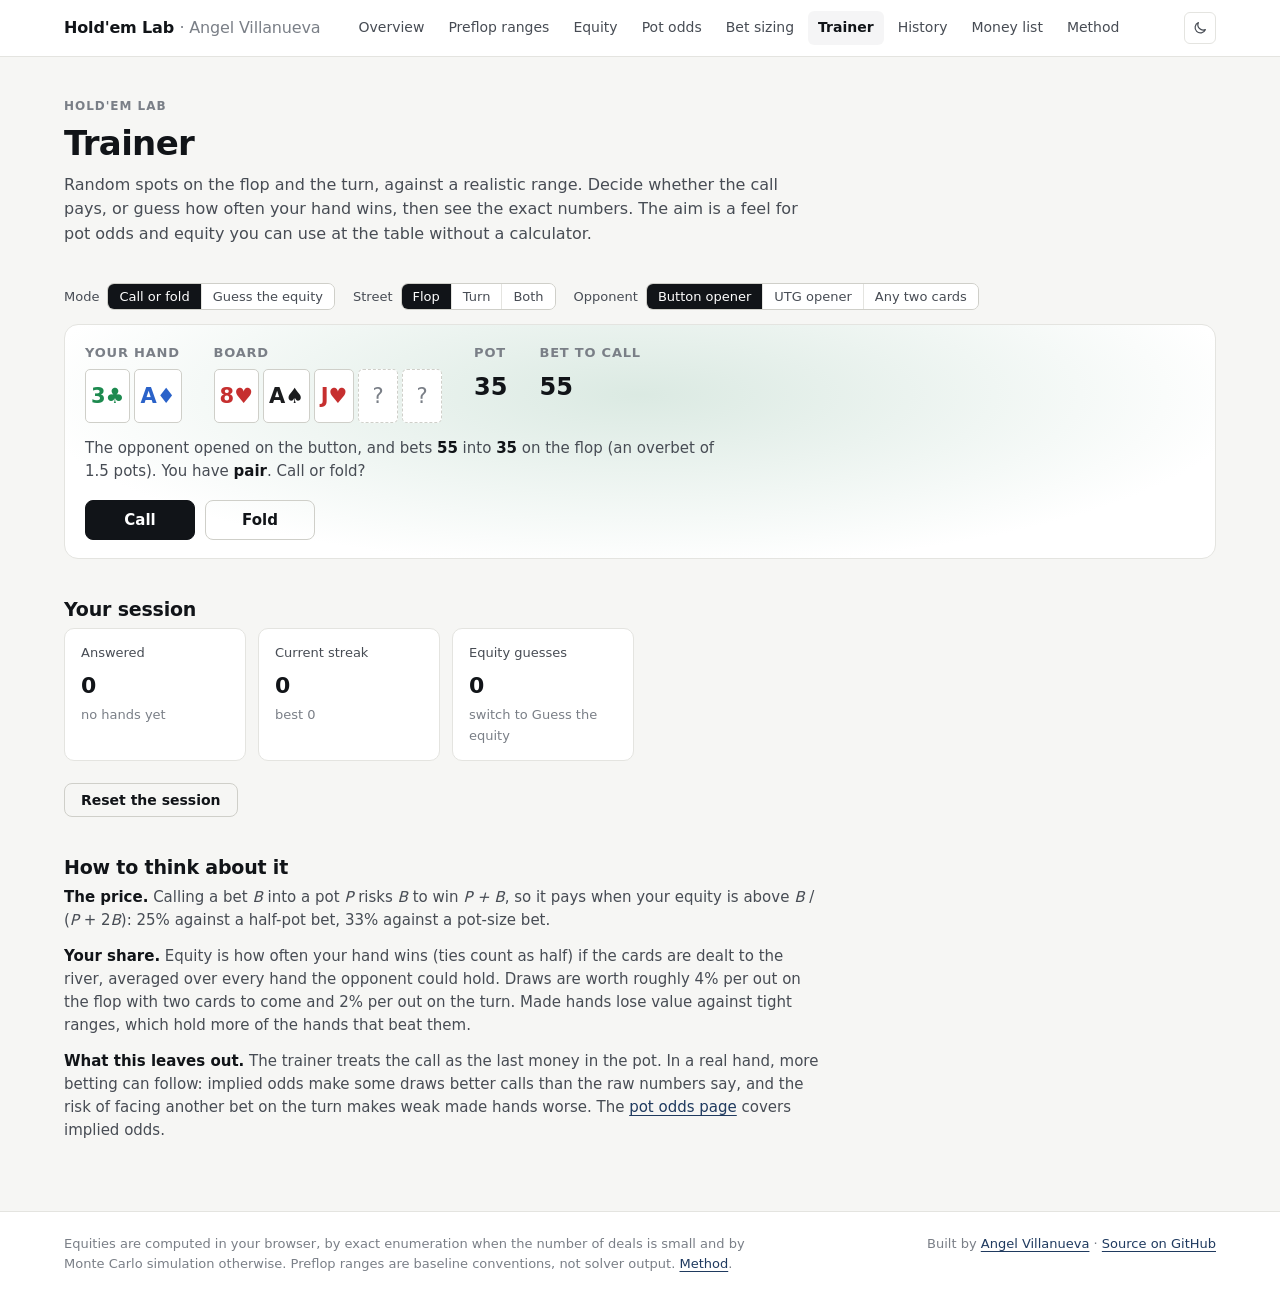
<file: trainer/index.html>
<!doctype html>
<html lang="en" data-root="..">
<head>
  <meta charset="utf-8">
  <meta name="viewport" content="width=device-width, initial-scale=1">
  <title>Trainer · Hold'em Lab</title>
  <meta name="description" content="Practice pot odds and equity: random flop and turn spots against an opponent's range, where you decide to call or fold, or guess your equity, and see the exact numbers after each answer.">
  <link rel="icon" href="data:image/svg+xml,%3Csvg xmlns='http://www.w3.org/2000/svg' viewBox='0 0 64 64'%3E%3Crect width='64' height='64' rx='12' fill='%231f3a5f'/%3E%3Cpath d='M32 14c-6 9-16 14-16 23a8 8 0 0 0 14 5l-3 8h10l-3-8a8 8 0 0 0 14-5c0-9-10-14-16-23Z' fill='white'/%3E%3C/svg%3E">
  <link rel="stylesheet" href="../assets/theme.css">
  <style>
    .table-felt { border-radius: 14px; padding: 18px 20px; background: radial-gradient(ellipse at 50% 30%, color-mix(in srgb, #1f7a4d 16%, var(--surface)), var(--surface) 75%); border: 1px solid var(--line); }
    .spot-row { display: flex; flex-wrap: wrap; gap: 14px 32px; align-items: flex-start; }
    .spot-row h3 { margin: 0 0 6px; }
    .spot-row .pc { min-width: 40px; height: 54px; font-size: 21px; }
    .story { margin: 14px 0 0; font-size: 15px; color: var(--ink-2); max-width: 640px; }
    .story b { color: var(--ink); }
    .answer { display: flex; flex-wrap: wrap; align-items: center; gap: 10px; margin-top: 16px; }
    .answer .btn { min-width: 110px; justify-content: center; font-size: 15px; padding: 10px 18px; }
    .guess { display: flex; align-items: center; gap: 12px; flex: 1; min-width: 240px; max-width: 460px; }
    .guess input[type="range"] { flex: 1; accent-color: var(--accent); }
    .guess b { font-size: 20px; min-width: 56px; font-variant-numeric: tabular-nums; }
    .result { margin-top: 18px; padding: 14px 16px; border-radius: 10px; border: 1px solid var(--line); background: var(--surface); }
    .result[hidden] { display: none; }
    .result h3 { margin: 0 0 4px; font-size: 18px; text-transform: none; letter-spacing: 0; color: var(--ink); }
    .result.good h3 { color: var(--pos-ink); }
    .result.bad h3 { color: var(--neg-ink); }
    .result p { margin: 6px 0 0; color: var(--ink-2); font-size: 14.5px; }
    .eq-meter { position: relative; height: 12px; border-radius: 6px; background: var(--hover); margin: 18px 0 10px; }
    .eq-meter i { position: absolute; top: -6px; bottom: -6px; width: 3px; border-radius: 2px; transform: translateX(-50%); }
    .eq-legend { display: flex; flex-wrap: wrap; gap: 4px 16px; font-size: 12.5px; color: var(--ink-2); }
    .eq-legend i { display: inline-block; width: 10px; height: 10px; border-radius: 2px; margin-right: 6px; vertical-align: -1px; }
    .history { display: flex; flex-wrap: wrap; gap: 4px; margin-top: 10px; }
    .history i { width: 14px; height: 14px; border-radius: 3px; display: inline-block; }
  </style>
</head>
<body>
  <main>
    <div class="wrap">
      <header class="page-head">
        <p class="eyebrow">Hold'em Lab</p>
        <h1>Trainer</h1>
        <p class="lede">Random spots on the flop and the turn, against a realistic range. Decide whether the call pays, or guess how often your hand wins, then see the exact numbers. The aim is a feel for pot odds and equity you can use at the table without a calculator.</p>
      </header>

      <section class="block">
        <div class="controls">
          <span class="control">Mode <span id="mode"></span></span>
          <span class="control">Street <span id="street"></span></span>
          <span class="control">Opponent <span id="opp"></span></span>
        </div>
        <div class="table-felt">
          <div class="spot-row">
            <div><h3>Your hand</h3><div class="slots" id="hero"></div></div>
            <div><h3>Board</h3><div class="slots" id="board"></div></div>
            <div><h3>Pot</h3><div class="value" id="pot" style="font-size:24px;font-weight:650"></div></div>
            <div><h3>Bet to call</h3><div class="value" id="bet" style="font-size:24px;font-weight:650"></div></div>
          </div>
          <p class="story" id="story"></p>
          <div class="answer" id="answer"></div>
          <div class="result" id="result" hidden></div>
        </div>
      </section>

      <section class="block">
        <h2>Your session</h2>
        <div class="tiles" id="stats"></div>
        <div class="history" id="history" aria-label="Recent answers"></div>
        <div class="btn-row" style="margin-top:12px"><button type="button" class="btn secondary" id="reset">Reset the session</button></div>
      </section>

      <section class="block">
        <h2>How to think about it</h2>
        <div class="prose">
          <p><strong>The price.</strong> Calling a bet <em>B</em> into a pot <em>P</em> risks <em>B</em> to win <em>P + B</em>, so it pays when your equity is above <em>B</em> / (<em>P</em> + 2<em>B</em>): 25% against a half-pot bet, 33% against a pot-size bet.</p>
          <p><strong>Your share.</strong> Equity is how often your hand wins (ties count as half) if the cards are dealt to the river, averaged over every hand the opponent could hold. Draws are worth roughly 4% per out on the flop with two cards to come and 2% per out on the turn. Made hands lose value against tight ranges, which hold more of the hands that beat them.</p>
          <p><strong>What this leaves out.</strong> The trainer treats the call as the last money in the pot. In a real hand, more betting can follow: implied odds make some draws better calls than the raw numbers say, and the risk of facing another bet on the turn makes weak made hands worse. The <a href="../pot-odds/">pot odds page</a> covers implied odds.</p>
        </div>
      </section>
    </div>
  </main>

  <script src="../assets/engine.js"></script>
  <script src="../assets/odds.js"></script>
  <script src="../assets/ranges.js"></script>
  <script src="../assets/ui.js"></script>
  <script src="../assets/pages/trainer.js"></script>
</body>
</html>
</file>
<file: assets/theme.css>
/* Hold'em Lab — shared styles (same system as Market History) */

:root {
  color-scheme: light;
  --bg: #f6f6f4;
  --surface: #ffffff;
  --ink: #111418;
  --ink-2: #474c54;
  --muted: #7a7f87;
  --line: #e4e4e0;
  --line-2: #cfcfc9;
  --accent: #1f3a5f;
  --accent-ink: #ffffff;
  --hover: rgba(17, 20, 24, 0.04);

  /* Returns: blue for gains, red for losses, three steps per side */
  --pos-1: #dbe8f8; --pos-2: #9ec5f4; --pos-3: #2a78d6;
  --neg-1: #f9dedb; --neg-2: #f0a59d; --neg-3: #d03b3b;
  --pos-ink: #1c5cab; --neg-ink: #b42f2f;
  --on-strong: #ffffff;
  --recession: rgba(17, 20, 24, 0.06);

  /* Categorical series, fixed order */
  --s1: #2a78d6; --s2: #eb6834; --s3: #1baf7a; --s4: #eda100;
  --s5: #e87ba4; --s6: #008300; --s7: #6250d6; --s8: #e34948;

  --sans: system-ui, -apple-system, "Segoe UI", Roboto, "Helvetica Neue", Arial, sans-serif;
}

@media (prefers-color-scheme: dark) {
  :root:not([data-theme="light"]) {
    color-scheme: dark;
    --bg: #0f1012;
    --surface: #17181b;
    --ink: #eeeeea;
    --ink-2: #c1c1ba;
    --muted: #8d8d87;
    --line: #2a2b2f;
    --line-2: #3a3b40;
    --accent: #8db4e8;
    --accent-ink: #0d1726;
    --hover: rgba(255, 255, 255, 0.05);
    --pos-1: #1d2d42; --pos-2: #255592; --pos-3: #3987e5;
    --neg-1: #3a2021; --neg-2: #8a3533; --neg-3: #e66767;
    --pos-ink: #7fb0ec; --neg-ink: #ee8a88;
    --on-strong: #0f1012;
    --recession: rgba(255, 255, 255, 0.06);
    --s1: #3987e5; --s2: #d95926; --s3: #199e70; --s4: #c98500;
    --s5: #d55181; --s6: #008300; --s7: #9085e9; --s8: #e66767;
  }
}
:root[data-theme="dark"] {
  color-scheme: dark;
  --bg: #0f1012;
  --surface: #17181b;
  --ink: #eeeeea;
  --ink-2: #c1c1ba;
  --muted: #8d8d87;
  --line: #2a2b2f;
  --line-2: #3a3b40;
  --accent: #8db4e8;
  --accent-ink: #0d1726;
  --hover: rgba(255, 255, 255, 0.05);
  --pos-1: #1d2d42; --pos-2: #255592; --pos-3: #3987e5;
  --neg-1: #3a2021; --neg-2: #8a3533; --neg-3: #e66767;
  --pos-ink: #7fb0ec; --neg-ink: #ee8a88;
  --on-strong: #0f1012;
  --recession: rgba(255, 255, 255, 0.06);
  --s1: #3987e5; --s2: #d95926; --s3: #199e70; --s4: #c98500;
  --s5: #d55181; --s6: #008300; --s7: #9085e9; --s8: #e66767;
}

* { box-sizing: border-box; }
html { -webkit-text-size-adjust: 100%; }
body {
  margin: 0;
  background: var(--bg);
  color: var(--ink);
  font: 15px/1.55 var(--sans);
  -webkit-font-smoothing: antialiased;
}
a { color: var(--accent); text-underline-offset: 3px; }
:focus-visible { outline: 2px solid var(--accent); outline-offset: 2px; border-radius: 3px; }
.wrap { max-width: 1200px; margin: 0 auto; padding: 0 24px; }
.num, table { font-variant-numeric: tabular-nums; }
.pos { color: var(--pos-ink); }
.neg { color: var(--neg-ink); }
.muted { color: var(--muted); }

/* ---------- header ---------- */
.topbar { background: var(--surface); border-bottom: 1px solid var(--line); }
.topbar-inner { display: flex; align-items: center; gap: 28px; height: 56px; }
.brand { color: var(--ink); text-decoration: none; font-weight: 650; letter-spacing: -0.01em; font-size: 16px; white-space: nowrap; }
.brand span { color: var(--muted); font-weight: 400; }
.nav { display: flex; gap: 4px; margin: 0 auto 0 0; padding: 0; list-style: none; overflow-x: auto; scrollbar-width: none; min-width: 0; }
.nav a {
  display: block; padding: 6px 10px; border-radius: 6px;
  color: var(--ink-2); text-decoration: none; font-size: 14px; white-space: nowrap;
}
.nav a:hover { background: var(--hover); color: var(--ink); }
.nav a[aria-current="page"] { color: var(--ink); font-weight: 600; background: var(--hover); }
.theme-toggle {
  flex-shrink: 0; width: 32px; height: 32px; border-radius: 6px; cursor: pointer;
  border: 1px solid var(--line); background: transparent; color: var(--ink-2);
  display: grid; place-items: center;
}
.theme-toggle svg { width: 16px; height: 16px; }

/* ---------- page head ---------- */
.page-head { padding: 40px 0 8px; }
.eyebrow { font-size: 12px; font-weight: 600; letter-spacing: 0.08em; text-transform: uppercase; color: var(--muted); margin: 0 0 8px; }
h1 { font-size: clamp(26px, 3.4vw, 34px); line-height: 1.15; font-weight: 650; letter-spacing: -0.02em; margin: 0 0 10px; }
.lede { max-width: 760px; color: var(--ink-2); font-size: 16px; margin: 0; }
.updated { color: var(--muted); font-size: 13px; margin-top: 12px; }

section.block { padding: 28px 0 8px; }
h2 { font-size: 19px; font-weight: 650; letter-spacing: -0.01em; margin: 0 0 4px; }
.sub { color: var(--ink-2); margin: 0 0 16px; max-width: 820px; }
h3 { font-size: 13px; font-weight: 600; letter-spacing: 0.06em; text-transform: uppercase; color: var(--muted); margin: 0 0 10px; }

.card {
  background: var(--surface); border: 1px solid var(--line); border-radius: 10px;
  padding: 18px 20px;
}
.card + .card { margin-top: 16px; }
.grid-2 { display: grid; grid-template-columns: 1fr 1fr; gap: 16px; }
.grid-3 { display: grid; grid-template-columns: repeat(3, 1fr); gap: 16px; }
.note { color: var(--muted); font-size: 13px; margin: 10px 0 0; }

/* ---------- controls ---------- */
.controls { display: flex; flex-wrap: wrap; align-items: center; gap: 10px 18px; margin: 0 0 14px; }
.control { display: flex; align-items: center; gap: 8px; font-size: 13px; color: var(--ink-2); }
.seg { display: inline-flex; border: 1px solid var(--line-2); border-radius: 7px; overflow: hidden; flex-wrap: wrap; }
.seg button {
  font: 500 13px var(--sans); padding: 5px 11px; border: 0; cursor: pointer;
  background: var(--surface); color: var(--ink-2); border-right: 1px solid var(--line);
}
.seg button:last-child { border-right: 0; }
.seg button:hover { background: var(--hover); }
.seg button[aria-pressed="true"] { background: var(--ink); color: var(--surface); }
select {
  font: 500 13px var(--sans); color: var(--ink); background: var(--surface);
  border: 1px solid var(--line-2); border-radius: 7px; padding: 5px 28px 5px 10px;
  appearance: none; cursor: pointer;
  background-image: linear-gradient(45deg, transparent 50%, var(--muted) 50%), linear-gradient(135deg, var(--muted) 50%, transparent 50%);
  background-position: calc(100% - 14px) 50%, calc(100% - 10px) 50%;
  background-size: 4px 4px; background-repeat: no-repeat;
}
.chips { display: flex; flex-wrap: wrap; gap: 6px; }
.chip {
  display: inline-flex; align-items: center; gap: 7px; cursor: pointer;
  font: 500 13px var(--sans); padding: 4px 10px; border-radius: 99px;
  border: 1px solid var(--line-2); background: var(--surface); color: var(--muted);
}
.chip i { width: 12px; height: 2px; border-radius: 1px; background: var(--line-2); }
.chip[aria-pressed="true"] { color: var(--ink); border-color: var(--ink-2); }
.chip:disabled { opacity: 0.4; cursor: not-allowed; }

/* ---------- stat tiles ---------- */
.tiles { display: grid; grid-template-columns: repeat(auto-fill, minmax(170px, 1fr)); gap: 12px; }
.tile { background: var(--surface); border: 1px solid var(--line); border-radius: 10px; padding: 14px 16px; }
.tile .label { font-size: 13px; color: var(--ink-2); margin: 0 0 6px; }
.tile .value { font-size: 22px; font-weight: 600; letter-spacing: -0.01em; }
.tile .delta { font-size: 13px; margin-top: 2px; }
.tile .delta span { color: var(--muted); }

/* ---------- tables ---------- */
.table-scroll { overflow-x: auto; -webkit-overflow-scrolling: touch; }
table.data { border-collapse: collapse; width: 100%; font-size: 13.5px; }
table.data th, table.data td { padding: 7px 10px; text-align: right; white-space: nowrap; border-bottom: 1px solid var(--line); }
table.data th:first-child, table.data td:first-child { text-align: left; }
table.data thead th { font-weight: 600; color: var(--muted); font-size: 12px; border-bottom: 1px solid var(--line-2); vertical-align: bottom; }
table.data thead th[data-sort] { cursor: pointer; user-select: none; }
table.data thead th[aria-sort="descending"]::after { content: " ↓"; }
table.data thead th[aria-sort="ascending"]::after { content: " ↑"; }
table.data tbody tr:hover { background: var(--hover); }
table.data tr.group-row td { background: var(--bg); font-size: 12px; font-weight: 600; color: var(--muted); letter-spacing: 0.04em; text-transform: uppercase; padding-top: 14px; }
.name-cell small { display: block; color: var(--muted); font-size: 12px; }

/* heatmap of returns */
table.heat { border-collapse: separate; border-spacing: 2px; font-size: 12px; }
table.heat th, table.heat td { padding: 0; height: 26px; min-width: 52px; text-align: center; white-space: nowrap; }
table.heat thead th { font-weight: 600; color: var(--muted); font-size: 11.5px; padding: 0 4px 4px; vertical-align: bottom; line-height: 1.2; white-space: normal; max-width: 72px; }
table.heat tbody th {
  position: sticky; left: 0; z-index: 1; background: var(--surface);
  text-align: left; font-weight: 600; padding: 0 10px 0 2px; min-width: 44px;
}
table.heat td { border-radius: 3px; cursor: default; }
table.heat td.empty { background: transparent; }
table.heat td:hover { outline: 1.5px solid var(--ink); outline-offset: -1px; }
table.heat tfoot th, table.heat tfoot td { font-size: 11.5px; color: var(--ink-2); padding-top: 6px; }
table.heat tfoot th { position: sticky; left: 0; background: var(--surface); text-align: left; }
.r-n3 { background: var(--neg-3); color: var(--on-strong); }
.r-n2 { background: var(--neg-2); color: var(--ink); }
.r-n1 { background: var(--neg-1); color: var(--ink); }
.r-p1 { background: var(--pos-1); color: var(--ink); }
.r-p2 { background: var(--pos-2); color: var(--ink); }
.r-p3 { background: var(--pos-3); color: var(--on-strong); }
.ytd-mark { font-weight: 400; color: var(--muted); }

.legend { display: flex; flex-wrap: wrap; align-items: center; gap: 4px 14px; font-size: 12px; color: var(--ink-2); margin: 12px 0 0; }
.legend .key { display: inline-flex; align-items: center; gap: 6px; }
.legend .sw { width: 14px; height: 10px; border-radius: 2px; display: inline-block; }
.legend .ln { width: 14px; height: 2px; border-radius: 1px; display: inline-block; }

/* ---------- charts ---------- */
.chart { position: relative; width: 100%; }
.chart svg { display: block; width: 100%; height: auto; overflow: visible; }
.chart text { font: 11px var(--sans); fill: var(--muted); font-variant-numeric: tabular-nums; }
.chart .grid line { stroke: var(--line); }
.chart .axis path { display: none; }
.chart .axis line { stroke: var(--line-2); }
.chart .baseline { stroke: var(--line-2); }
.chart .annot text { fill: var(--ink-2); font-size: 11px; }
.chart .annot line { stroke: var(--line-2); }
.chart .crosshair { stroke: var(--ink-2); stroke-width: 1; pointer-events: none; }
.tooltip {
  position: fixed; z-index: 50; pointer-events: none; min-width: 140px; max-width: 280px;
  background: var(--surface); color: var(--ink); border: 1px solid var(--line-2); border-radius: 8px;
  padding: 8px 10px; font-size: 12.5px; box-shadow: 0 6px 20px rgba(0, 0, 0, 0.12);
  font-variant-numeric: tabular-nums; opacity: 0; transition: opacity 0.08s;
}
.tooltip.show { opacity: 1; }
.tooltip .tt-title { color: var(--muted); font-size: 12px; margin-bottom: 4px; }
.tooltip .tt-row { display: flex; align-items: center; gap: 8px; }
.tooltip .tt-row i { width: 10px; height: 2px; border-radius: 1px; flex-shrink: 0; }
.tooltip .tt-row b { font-weight: 600; min-width: 56px; }
.tooltip .tt-row span { color: var(--ink-2); }

/* ---------- prose ---------- */
.prose { max-width: 760px; color: var(--ink-2); }
.prose p { margin: 0 0 12px; }
.prose strong { color: var(--ink); font-weight: 600; }
.links-grid { display: grid; grid-template-columns: repeat(auto-fill, minmax(260px, 1fr)); gap: 12px; }
.link-card { display: block; text-decoration: none; color: inherit; background: var(--surface); border: 1px solid var(--line); border-radius: 10px; padding: 16px 18px; }
.link-card:hover { border-color: var(--line-2); background: var(--hover); }
.link-card strong { display: block; color: var(--ink); font-weight: 600; margin-bottom: 4px; }
.link-card span { color: var(--ink-2); font-size: 14px; }

/* ---------- footer ---------- */
.footer { margin-top: 48px; border-top: 1px solid var(--line); background: var(--surface); }
.footer .wrap { padding-top: 22px; padding-bottom: 32px; color: var(--muted); font-size: 13px; display: flex; flex-wrap: wrap; gap: 8px 24px; justify-content: space-between; }
.footer p { margin: 0; max-width: 720px; }

@media (max-width: 860px) {
  .grid-2, .grid-3 { grid-template-columns: 1fr; }
}
@media (max-width: 640px) {
  .wrap { padding: 0 16px; }
  .topbar-inner { gap: 12px; }
  .brand span { display: none; }
  .page-head { padding-top: 28px; }
  .card { padding: 14px; }
}
@media (forced-colors: active) {
  table.heat td { border: 1px solid CanvasText; }
}

/* keep the row name visible while a wide table scrolls */
.table-scroll table.data th:first-child, .table-scroll table.data td:first-child { position: sticky; left: 0; background: var(--surface); z-index: 1; }
.table-scroll table.data tr.group-row td { background: var(--bg); }
.control { min-width: 0; max-width: 100%; }
.control select { min-width: 0; max-width: 100%; text-overflow: ellipsis; }
.grid-2 > *, .grid-3 > *, .multiples > * { min-width: 0; }

/* ================= poker ================= */
:root {
  --act-raise: var(--s1);
  --act-call: var(--s3);
  --act-fold: transparent;
  --suit-s: #1b1c1e; --suit-h: #c62f2f; --suit-d: #2a62c9; --suit-c: #1d8a4f;
  --felt: #eef1ee;
}
@media (prefers-color-scheme: dark) {
  :root:not([data-theme="light"]) { --suit-s: #e8e8e4; --suit-h: #ef6b6b; --suit-d: #6ea2f0; --suit-c: #4cc27f; --felt: #1c201d; }
}
:root[data-theme="dark"] { --suit-s: #e8e8e4; --suit-h: #ef6b6b; --suit-d: #6ea2f0; --suit-c: #4cc27f; --felt: #1c201d; }

/* range grid */
.range-grid {
  display: grid; grid-template-columns: repeat(13, minmax(0, 1fr)); gap: 2px;
  width: 100%; max-width: 640px; user-select: none; touch-action: none;
}
.range-grid .cell {
  position: relative; aspect-ratio: 1; border-radius: 3px; overflow: hidden;
  background: var(--bg); border: 1px solid var(--line);
  font-size: clamp(8px, 1.45vw, 12.5px); font-weight: 600; color: var(--ink-2);
  display: flex; align-items: flex-start; justify-content: flex-start; padding: 2px 3px; cursor: default;
}
.range-grid.editing .cell { cursor: crosshair; }
.range-grid .cell .fill { position: absolute; left: 0; bottom: 0; top: 0; }
.range-grid .cell span { position: relative; z-index: 1; }
.range-grid .cell.on span { color: #fff; }
.range-grid .cell.light span { color: var(--ink); }
.range-grid .cell:hover { outline: 1.5px solid var(--ink); outline-offset: -1px; }
.range-grid .cell.pair { border-color: var(--line-2); }
.action-key { display: inline-flex; align-items: center; gap: 6px; }
.action-key i { width: 12px; height: 12px; border-radius: 3px; display: inline-block; border: 1px solid var(--line-2); }

/* playing cards */
.pc {
  display: inline-flex; align-items: center; justify-content: center; gap: 1px;
  min-width: 30px; height: 40px; padding: 0 5px; border-radius: 5px;
  background: var(--surface); border: 1px solid var(--line-2);
  font-weight: 650; font-size: 16px; font-variant-numeric: tabular-nums; line-height: 1;
}
.pc.s { color: var(--suit-s); } .pc.h { color: var(--suit-h); } .pc.d { color: var(--suit-d); } .pc.c { color: var(--suit-c); }
.pc.empty { color: var(--muted); border-style: dashed; font-weight: 400; font-size: 13px; }
.pc.sm { min-width: 24px; height: 30px; font-size: 13px; border-radius: 4px; padding: 0 3px; }
.slots { display: inline-flex; gap: 4px; flex-wrap: wrap; }
.slot { cursor: pointer; }
.slot.active { box-shadow: 0 0 0 2px var(--accent); }

/* card picker */
.picker { display: grid; grid-template-columns: repeat(13, minmax(0, 1fr)); gap: 3px; max-width: 560px; }
.picker button {
  font: 650 13px var(--sans); height: 32px; padding: 0; border-radius: 4px; cursor: pointer;
  border: 1px solid var(--line-2); background: var(--surface);
}
.picker button.s { color: var(--suit-s); } .picker button.h { color: var(--suit-h); }
.picker button.d { color: var(--suit-d); } .picker button.c { color: var(--suit-c); }
.picker button:disabled { opacity: 0.18; cursor: not-allowed; }
.picker button:not(:disabled):hover { border-color: var(--ink-2); }

/* forms */
.field { display: flex; flex-direction: column; gap: 4px; font-size: 13px; color: var(--ink-2); min-width: 0; }
.field input[type="number"], .field input[type="text"], textarea.range-text {
  font: 500 14px var(--sans); color: var(--ink); background: var(--surface);
  border: 1px solid var(--line-2); border-radius: 7px; padding: 7px 10px; width: 100%; min-width: 0;
  font-variant-numeric: tabular-nums;
}
textarea.range-text { font: 13px/1.45 ui-monospace, SFMono-Regular, Menlo, monospace; resize: vertical; min-height: 64px; }
.field input:focus, textarea.range-text:focus { outline: 2px solid var(--accent); outline-offset: -1px; border-color: transparent; }
.field .hint { color: var(--muted); font-size: 12px; }
.field.invalid input, textarea.range-text.invalid { border-color: var(--neg-3); }
.error { color: var(--neg-ink); font-size: 13px; margin: 6px 0 0; }
.form-row { display: grid; grid-template-columns: repeat(auto-fill, minmax(150px, 1fr)); gap: 12px; }
.btn { text-decoration: none; display: inline-flex; align-items: center;
  font: 600 14px var(--sans); padding: 8px 16px; border-radius: 8px; cursor: pointer;
  border: 1px solid var(--ink); background: var(--ink); color: var(--surface);
}
.btn.secondary { background: transparent; color: var(--ink); border-color: var(--line-2); }
.btn:disabled { opacity: 0.5; cursor: progress; }
.btn-row { display: flex; flex-wrap: wrap; gap: 8px; align-items: center; }

/* results */
.big-number { font-size: 34px; font-weight: 650; letter-spacing: -0.02em; line-height: 1.1; }
.verdict { display: inline-flex; align-items: center; gap: 6px; font-weight: 650; font-size: 13px; padding: 2px 8px; border-radius: 5px; }
.verdict.call { background: var(--pos-1); color: var(--pos-ink); }
.verdict.fold { background: var(--neg-1); color: var(--neg-ink); }
.meter { height: 8px; border-radius: 4px; background: var(--bg); border: 1px solid var(--line); overflow: hidden; position: relative; }
.meter > i { position: absolute; left: 0; top: 0; bottom: 0; background: var(--act-raise); }
.meter > b { position: absolute; top: -3px; bottom: -3px; width: 2px; background: var(--ink); }
.split { display: grid; grid-template-columns: minmax(0, 1fr) minmax(0, 1fr); gap: 16px; align-items: start; }
@media (max-width: 860px) { .split { grid-template-columns: 1fr; } }
.formula { font: 13px ui-monospace, SFMono-Regular, Menlo, monospace; color: var(--ink-2); background: var(--bg); border-radius: 6px; padding: 8px 10px; overflow-x: auto; }

/* ---------- history and money list ---------- */
.jump { display: flex; flex-wrap: wrap; gap: 6px; margin-top: 16px; }
.jump a { font-size: 13px; color: var(--ink-2); text-decoration: none; border: 1px solid var(--line-2); border-radius: 999px; padding: 4px 11px; background: var(--surface); }
.jump a:hover { color: var(--ink); background: var(--hover); }
section.block[id] { scroll-margin-top: 12px; }
.bar-list { display: grid; gap: 6px; }
.bar-row { display: grid; grid-template-columns: minmax(110px, 250px) minmax(0, 1fr) auto; align-items: center; gap: 10px; font-size: 13.5px; }
.bar-name { color: var(--ink); min-width: 0; overflow-wrap: anywhere; }
.bar-name small { color: var(--muted); font-size: 12px; margin-left: 4px; }
.bar-track { display: flex; gap: 2px; height: 12px; }
.bar-track i { display: block; height: 100%; border-radius: 0 4px 4px 0; min-width: 2px; }
.bar-track i + i { border-radius: 0 4px 4px 0; }
.bar-track i:not(:last-child) { border-radius: 0; }
.bar-value { font-variant-numeric: tabular-nums; font-weight: 600; min-width: 44px; text-align: right; }
.field.search { flex: 1 1 260px; max-width: 360px; }
.wrap-cell { display: inline-block; white-space: normal; min-width: 180px; color: var(--ink-2); }
.grid-2 > .card + .card { margin-top: 0; }
@media (max-width: 640px) {
  .bar-row { grid-template-columns: minmax(0, 1fr) auto; grid-template-areas: "name value" "track track"; gap: 2px 10px; }
  .bar-name { grid-area: name; } .bar-value { grid-area: value; } .bar-track { grid-area: track; }
}
.btn.more { margin-top: 12px; font-size: 13px; padding: 6px 14px; }
</file>
